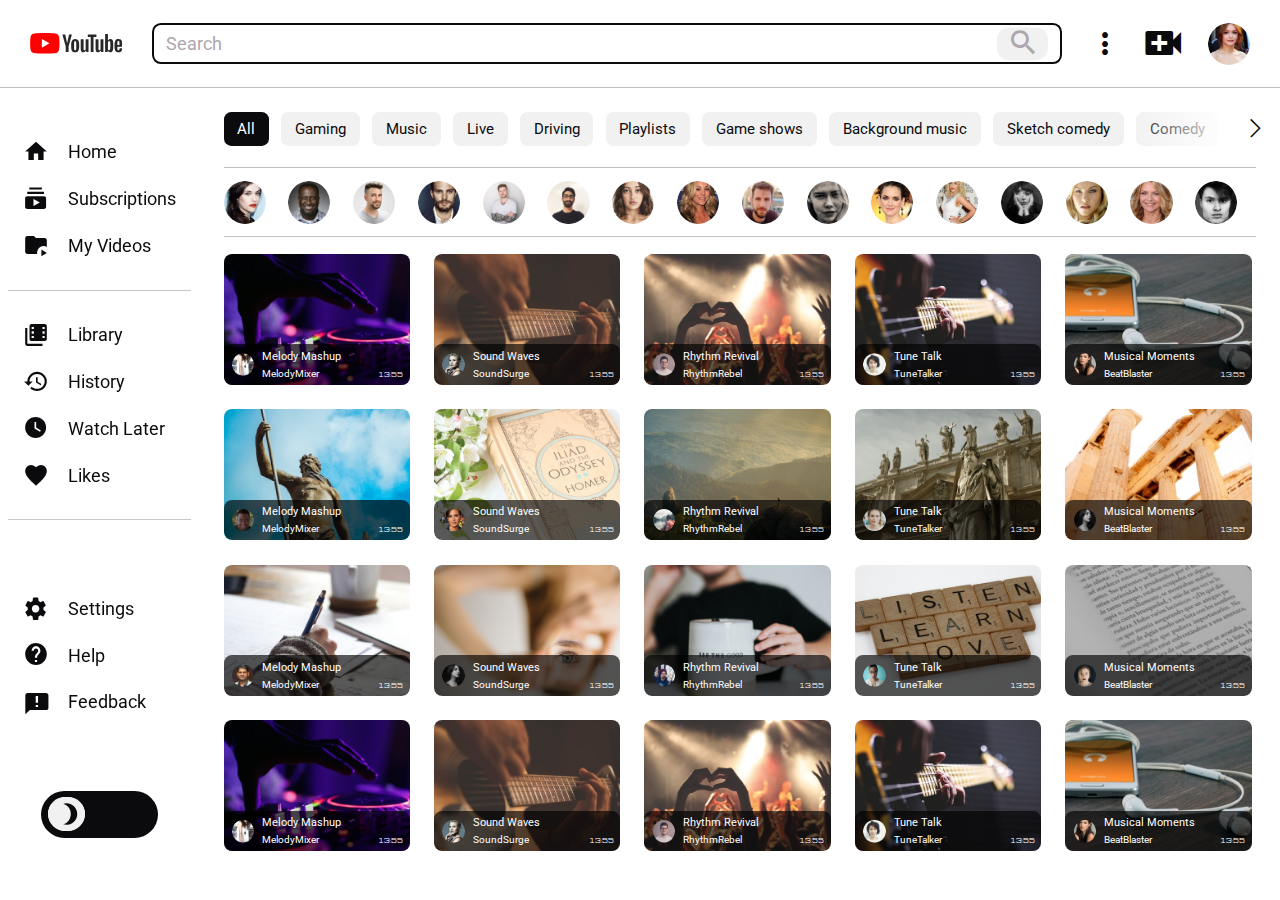
<file: index.html>
<!DOCTYPE html>
<html lang="en" data-theme="light">

<head>
  <meta charset="UTF-8" />
  <meta http-equiv="X-UA-Compatible" content="IE=edge" />
  <meta name="viewport" content="width=device-width, initial-scale=1.0" />
  <link rel="stylesheet" href="css/main.css" />
  <!-- <link rel="icon" href="images/logo-small.svg" /> -->
  <title>Home</title>
</head>

<body>
  <div class="main">
    <!-- #header start-->
    <header class="header" id="header">
      <div class="autoContainer autoContainer--lg">
        <div class="header__inner">
          <a href="./index.html" class="header__inner-logo">
            <svg width="125" height="28" viewBox="0 0 125 28" fill="none" xmlns="http://www.w3.org/2000/svg">
              <path
                d="M39.0759 4.4908C38.6161 2.79182 37.2623 1.44785 35.5508 0.991412C32.4599 0.154602 20.0199 0.154602 20.0199 0.154602C20.0199 0.154602 7.57976 0.17996 4.4889 1.01677C2.77743 1.47321 1.42358 2.81718 0.963781 4.51616C0.146362 7.58446 0.146362 14 0.146362 14C0.146362 14 0.146362 20.4155 0.989325 23.5092C1.44912 25.2082 2.80297 26.5522 4.51444 27.0086C7.60531 27.8454 20.0454 27.8454 20.0454 27.8454C20.0454 27.8454 32.4855 27.8454 35.5764 27.0086C37.2878 26.5522 38.6417 25.2082 39.1015 23.5092C39.9444 20.4409 39.9444 14 39.9444 14C39.9444 14 39.9189 7.58446 39.0759 4.4908Z"
                fill="#FF0000" />
              <path id="path-2" d="M26.3803 14L16.0604 8.06628V19.9338L26.3803 14Z" />
              <path
                d="M57.8765 25.335C57.0846 24.8025 56.5227 23.991 56.1906 22.8753C55.8585 21.7595 55.7052 20.2887 55.7052 18.4376V15.9272C55.7052 14.0761 55.884 12.5546 56.2672 11.4388C56.6504 10.2977 57.2379 9.48629 58.0553 8.97913C58.8727 8.47198 59.92 8.19304 61.2228 8.19304C62.5 8.19304 63.5473 8.44662 64.3137 8.97913C65.08 9.51165 65.6675 10.3231 66.0251 11.4388C66.3828 12.5546 66.5616 14.0507 66.5616 15.9018V18.4123C66.5616 20.2634 66.3828 21.7341 66.0251 22.8499C65.6675 23.9656 65.1056 24.7771 64.3137 25.3096C63.5218 25.8168 62.4489 26.0957 61.1206 26.0957C59.7412 26.1211 58.6684 25.8421 57.8765 25.335ZM62.2957 22.6217C62.5256 22.0638 62.6277 21.1256 62.6277 19.8577V14.4564C62.6277 13.2139 62.5256 12.301 62.2957 11.7431C62.0658 11.1599 61.6826 10.881 61.1462 10.881C60.6097 10.881 60.2521 11.1599 60.0222 11.7431C59.7923 12.3264 59.6901 13.2139 59.6901 14.4564V19.8577C59.6901 21.1256 59.7923 22.0638 59.9967 22.6217C60.201 23.1795 60.5842 23.4585 61.1462 23.4585C61.6826 23.4585 62.0658 23.1795 62.2957 22.6217ZM118.289 18.4883V19.3759L118.391 21.8863C118.468 22.4442 118.595 22.8499 118.8 23.1035C119.004 23.3571 119.336 23.4838 119.77 23.4838C120.358 23.4838 120.767 23.2556 120.971 22.7992C121.201 22.3427 121.303 21.582 121.329 20.5423L124.726 20.7452C124.752 20.8973 124.752 21.1002 124.752 21.3538C124.752 22.9513 124.317 24.1431 123.423 24.9292C122.529 25.7153 121.303 26.1211 119.694 26.1211C117.752 26.1211 116.399 25.5125 115.632 24.3207C114.866 23.1288 114.457 21.2523 114.457 18.7419V15.6736C114.457 13.0871 114.866 11.1853 115.658 9.99345C116.475 8.80163 117.855 8.19304 119.796 8.19304C121.15 8.19304 122.172 8.44662 122.887 8.92842C123.602 9.41022 124.113 10.171 124.419 11.2106C124.726 12.2503 124.854 13.6703 124.854 15.4961V18.463H118.289V18.4883ZM118.8 11.1853C118.595 11.4388 118.468 11.8192 118.391 12.3771C118.314 12.935 118.289 13.7718 118.289 14.9129V16.1554H121.15V14.9129C121.15 13.7971 121.124 12.9603 121.048 12.3771C120.971 11.7939 120.843 11.3881 120.639 11.1599C120.435 10.9317 120.128 10.8049 119.719 10.8049C119.285 10.8303 118.979 10.957 118.8 11.1853ZM48.3229 18.1587L43.8527 2.13251H47.7609L49.3191 9.38486C49.7279 11.1853 50.0088 12.7067 50.2132 13.9493H50.3154C50.4431 13.0364 50.7496 11.5403 51.2094 9.41022L52.8187 2.13251H56.727L52.2057 18.1333V25.8168H48.3485V18.1587H48.3229Z" />
              <path
                d="M79.2315 8.52271V25.8421H76.1662L75.8341 23.7121H75.7575C74.9145 25.3096 73.6629 26.1211 72.0025 26.1211C70.853 26.1211 69.9845 25.7407 69.448 24.98C68.8861 24.2192 68.6306 23.0528 68.6306 21.4552V8.52271H72.5644V21.227C72.5644 21.9877 72.6411 22.5456 72.8199 22.8753C72.9987 23.2049 73.2797 23.3571 73.6629 23.3571C73.9949 23.3571 74.327 23.2556 74.6335 23.0528C74.9401 22.8499 75.17 22.571 75.3232 22.2667V8.52271H79.2315Z" />
              <path
                d="M99.3861 8.52271V25.8421H96.3207L95.9887 23.7121H95.912C95.0691 25.3096 93.8174 26.1211 92.157 26.1211C91.0075 26.1211 90.139 25.7407 89.6026 24.98C89.0406 24.2192 88.7852 23.0528 88.7852 21.4552V8.52271H92.719V21.227C92.719 21.9877 92.7956 22.5456 92.9744 22.8753C93.1532 23.2049 93.4342 23.3571 93.8174 23.3571C94.1495 23.3571 94.4815 23.2556 94.7881 23.0528C95.0946 22.8499 95.3245 22.571 95.4778 22.2667V8.52271H99.3861Z" />
              <path
                d="M89.9091 5.2769H86.0008V25.8421H82.1691V5.2769H78.2609V2.13252H89.8835V5.2769H89.9091ZM112.363 11.2867C112.133 10.1963 111.749 9.41023 111.213 8.90307C110.677 8.42127 109.961 8.1677 109.016 8.1677C108.301 8.1677 107.611 8.37056 106.998 8.77629C106.36 9.18201 105.9 9.71453 105.542 10.3738H105.517V1.245H101.736V25.8168H104.98L105.389 24.1685H105.466C105.772 24.7517 106.232 25.2082 106.819 25.5632C107.438 25.8996 108.132 26.0741 108.837 26.0704C110.166 26.0704 111.136 25.4618 111.775 24.2446C112.388 23.0274 112.72 21.1256 112.72 18.5644V15.8258C112.72 13.8986 112.592 12.3771 112.363 11.2867ZM108.761 18.3616C108.761 19.6295 108.71 20.6184 108.608 21.3284C108.505 22.0385 108.327 22.5456 108.071 22.8499C107.816 23.1542 107.484 23.3063 107.075 23.3063C106.743 23.3063 106.462 23.2303 106.181 23.0781C105.9 22.926 105.695 22.6978 105.517 22.3935V12.5546C105.644 12.0728 105.874 11.6924 106.206 11.3881C106.538 11.0839 106.871 10.9317 107.254 10.9317C107.662 10.9317 107.969 11.0839 108.173 11.3881C108.403 11.6924 108.531 12.225 108.633 12.9603C108.71 13.6957 108.761 14.7354 108.761 16.1047V18.3616Z" />
            </svg>
          </a>
          <div class="input input--search">
            <input type="text" placeholder="Search" id="search">
            <label for="search">
              <span class="ico icon-search">
              </span>
            </label>
          </div>
          <div class="header__inner-box">
            <button class="button button--ico">
              <span class="ico icon-dots">
              </span>
            </button>
            <a href="./index.html" class="button button--ico _lg">
              <span class="ico icon-video _lg">
              </span>
            </a>
            <div class="avatar">
              <img src="./images/profile/profile-1.png" alt="">
            </div>
          </div>
          <div class="burger" id="menuBtn"></div>
        </div>
      </div>
    </header>
    <!-- #header end -->
    <!-- #sidebar start -->
    <nav class="sidebar" id="menu">
      <div class="sidebar__inner">
        <div class="sidebar__inner-group">
          <a href="#" class="sidebar__inner-link">
            <span class="ico icon-home">
            </span>
            <p>
              Home
            </p>
          </a>
          <a href="#" class="sidebar__inner-link">
            <span class="ico icon-you-tube">
            </span>
            <p>
              Subscriptions
            </p>
          </a>
          <a href="#" class="sidebar__inner-link">
            <span class="ico icon-file">
            </span>
            <p>
              My Videos
            </p>
          </a>
        </div>
        <div class="sidebar__inner-group">
          <a href="#" class="sidebar__inner-link">
            <span class="ico icon-library">
            </span>
            <p>
              Library
            </p>
          </a>
          <a href="#" class="sidebar__inner-link">
            <span class="ico icon-recently">
            </span>
            <p>
              History
            </p>
          </a>
          <a href="#" class="sidebar__inner-link">
            <span class="ico icon-clock">
            </span>
            <p>
              Watch Later
            </p>
          </a>
          <a href="#" class="sidebar__inner-link">
            <span class="ico icon-heart">
            </span>
            <p>
              Likes
            </p>
          </a>
        </div>
        <div class="sidebar__inner-group _lg">
          <a href="#" class="sidebar__inner-link">
            <span class="ico icon-setting">
            </span>
            <p>
              Settings
            </p>
          </a>
          <a href="#" class="sidebar__inner-link">
            <span class="ico icon-question">
            </span>
            <p>
              Help
            </p>
          </a>
          <a href="#" class="sidebar__inner-link">
            <span class="ico icon-info">
            </span>
            <p>
              Feedback
            </p>
          </a>
        </div>
        <a href="./index-dark.html" class="input input--toggle">
          <label class="switch">
            <input type="checkbox" id="theme">
            <span class="slider round">
              <img src="./images/icons/light.svg" alt="" >
              <img src="./images/icons/dark.svg" alt="" >
            </span>
          </label>
        </a>
      </div>
    </nav>
    <!-- #sidebar end -->
    <!-- #main__content start -->
    <div class="main__content">
      <!-- #grid start -->
      <div class="grid">
        <div class="autoContainer">
          <div class="grid__inner">
            <div class="row _slider">
              <div class="row__body">
                <button class="button button--primary active">
                  All
                </button>
                <button class="button button--primary">
                  Gaming
                </button>
                <button class="button button--primary">
                  Music
                </button>
                <button class="button button--primary">
                  Live
                </button>
                <button class="button button--primary">
                  Driving
                </button>
                <button class="button button--primary">
                  Playlists
                </button>
                <button class="button button--primary">
                  Game shows
                </button>
                <button class="button button--primary">
                  Background music
                </button>
                <button class="button button--primary">
                  Sketch comedy
                </button>
                <button class="button button--primary">
                  Comedy
                </button>
                <button class="button button--primary">
                  History
                </button>
                <button class="button button--primary">
                  Podcasts
                </button>
                <button class="button button--primary">
                  Trucks
                </button>
                <button class="button button--primary">
                  Eating
                </button>
              </div>
              <div class="arrows">
                <div class="next">
                  <span class="ico icon-arrow-right">

                  </span>
                </div>
              </div>
            </div>
            <div class="row">
              <div class="row__body _avatars">
                <div class="avatar">
                  <img src="./images/avatars/avatar-1.png" alt="">
                </div>
                <div class="avatar">
                  <img src="./images/avatars/avatar-2.png" alt="">
                </div>
                <div class="avatar">
                  <img src="./images/avatars/avatar-3.png" alt="">
                </div>
                <div class="avatar">
                  <img src="./images/avatars/avatar-4.png" alt="">
                </div>
                <div class="avatar">
                  <img src="./images/avatars/avatar-5.png" alt="">
                </div>
                <div class="avatar">
                  <img src="./images/avatars/avatar-6.png" alt="">
                </div>
                <div class="avatar">
                  <img src="./images/avatars/avatar-7.png" alt="">
                </div>
                <div class="avatar">
                  <img src="./images/avatars/avatar-8.png" alt="">
                </div>
                <div class="avatar">
                  <img src="./images/avatars/avatar-9.png" alt="">
                </div>
                <div class="avatar">
                  <img src="./images/avatars/avatar-10.png" alt="">
                </div>
                <div class="avatar">
                  <img src="./images/avatars/avatar-11.png" alt="">
                </div>
                <div class="avatar">
                  <img src="./images/avatars/avatar-12.png" alt="">
                </div>
                <div class="avatar">
                  <img src="./images/avatars/avatar-13.png" alt="">
                </div>
                <div class="avatar">
                  <img src="./images/avatars/avatar-14.png" alt="">
                </div>
                <div class="avatar">
                  <img src="./images/avatars/avatar-15.png" alt="">
                </div>
                <div class="avatar">
                  <img src="./images/avatars/avatar-16.png" alt="">
                </div>
                <div class="avatar">
                  <img src="./images/avatars/avatar-17.png" alt="">
                </div>
                <div class="avatar">
                  <img src="./images/avatars/avatar-18.png" alt="">
                </div>
                <div class="avatar">
                  <img src="./images/avatars/avatar-19.png" alt="">
                </div>
                <div class="avatar">
                  <img src="./images/avatars/avatar-20.png" alt="">
                </div>
                <div class="avatar">
                  <img src="./images/avatars/avatar-21.png" alt="">
                </div>
              </div>
            </div>
            <div class="grid__row">
              <div class="gridItem">
                <div class="gridItem__body">
                  <div class="gridItem__bg">
                    <img src="./images/grid/grid-1.png" alt="">
                  </div>
                  <div class="gridItem__box">
                    <div class="avatar _sm">
                      <img src="./images/gridAvatar/gridAvatar-1.png" alt="">
                    </div>
                    <div class="gridItem__box-info">
                      <h5 class="_sm">
                        Melody Mashup
                      </h5>
                      <h6>
                        MelodyMixer
                      </h6>
                    </div>
                    <p class="time _sm">
                      13:55
                    </p>
                  </div>
                </div>
              </div>
              <div class="gridItem">
                <div class="gridItem__body">
                  <div class="gridItem__bg">
                    <img src="./images/grid/grid-2.png" alt="">
                  </div>
                  <div class="gridItem__box">
                    <div class="avatar _sm">
                      <img src="./images/gridAvatar/gridAvatar-2.png" alt="">
                    </div>
                    <div class="gridItem__box-info">
                      <h5 class="_sm">
                        Sound Waves
                      </h5>
                      <h6>
                        SoundSurge
                      </h6>
                    </div>
                    <p class="time _sm">
                      13:55
                    </p>
                  </div>
                </div>
              </div>
              <div class="gridItem">
                <div class="gridItem__body">
                  <div class="gridItem__bg">
                    <img src="./images/grid/grid-3.png" alt="">
                  </div>
                  <div class="gridItem__box">
                    <div class="avatar _sm">
                      <img src="./images/gridAvatar/gridAvatar-3.png" alt="">
                    </div>
                    <div class="gridItem__box-info">
                      <h5 class="_sm">
                        Rhythm Revival
                      </h5>
                      <h6>
                        RhythmRebel
                      </h6>
                    </div>
                    <p class="time _sm">
                      13:55
                    </p>
                  </div>
                </div>
              </div>
              <div class="gridItem">
                <div class="gridItem__body">
                  <div class="gridItem__bg">
                    <img src="./images/grid/grid-4.png" alt="">
                  </div>
                  <div class="gridItem__box">
                    <div class="avatar _sm">
                      <img src="./images/gridAvatar/gridAvatar-4.png" alt="">
                    </div>
                    <div class="gridItem__box-info">
                      <h5 class="_sm">
                        Tune Talk
                      </h5>
                      <h6>
                        TuneTalker
                      </h6>
                    </div>
                    <p class="time _sm">
                      13:55
                    </p>
                  </div>
                </div>
              </div>
              <div class="gridItem">
                <div class="gridItem__body">
                  <div class="gridItem__bg">
                    <img src="./images/grid/grid-5.png" alt="">
                  </div>
                  <div class="gridItem__box">
                    <div class="avatar _sm">
                      <img src="./images/gridAvatar/gridAvatar-5.png" alt="">
                    </div>
                    <div class="gridItem__box-info">
                      <h5 class="_sm">
                        Musical Moments
                      </h5>
                      <h6>
                        BeatBlaster
                      </h6>
                    </div>
                    <p class="time _sm">
                      13:55
                    </p>
                  </div>
                </div>
              </div>
              <div class="gridItem">
                <div class="gridItem__body">
                  <div class="gridItem__bg">
                    <img src="./images/grid/grid-6.png" alt="">
                  </div>
                  <div class="gridItem__box">
                    <div class="avatar _sm">
                      <img src="./images/gridAvatar/gridAvatar-6.png" alt="">
                    </div>
                    <div class="gridItem__box-info">
                      <h5 class="_sm">
                        Melody Mashup
                      </h5>
                      <h6>
                        MelodyMixer
                      </h6>
                    </div>
                    <p class="time _sm">
                      13:55
                    </p>
                  </div>
                </div>
              </div>
              <div class="gridItem">
                <div class="gridItem__body">
                  <div class="gridItem__bg">
                    <img src="./images/grid/grid-7.png" alt="">
                  </div>
                  <div class="gridItem__box">
                    <div class="avatar _sm">
                      <img src="./images/gridAvatar/gridAvatar-7.png" alt="">
                    </div>
                    <div class="gridItem__box-info">
                      <h5 class="_sm">
                        Sound Waves
                      </h5>
                      <h6>
                        SoundSurge
                      </h6>
                    </div>
                    <p class="time _sm">
                      13:55
                    </p>
                  </div>
                </div>
              </div>
              <div class="gridItem">
                <div class="gridItem__body">
                  <div class="gridItem__bg">
                    <img src="./images/grid/grid-8.png" alt="">
                  </div>
                  <div class="gridItem__box">
                    <div class="avatar _sm">
                      <img src="./images/gridAvatar/gridAvatar-8.png" alt="">
                    </div>
                    <div class="gridItem__box-info">
                      <h5 class="_sm">
                        Rhythm Revival
                      </h5>
                      <h6>
                        RhythmRebel
                      </h6>
                    </div>
                    <p class="time _sm">
                      13:55
                    </p>
                  </div>
                </div>
              </div>
              <div class="gridItem">
                <div class="gridItem__body">
                  <div class="gridItem__bg">
                    <img src="./images/grid/grid-9.png" alt="">
                  </div>
                  <div class="gridItem__box">
                    <div class="avatar _sm">
                      <img src="./images/gridAvatar/gridAvatar-9.png" alt="">
                    </div>
                    <div class="gridItem__box-info">
                      <h5 class="_sm">
                        Tune Talk
                      </h5>
                      <h6>
                        TuneTalker
                      </h6>
                    </div>
                    <p class="time _sm">
                      13:55
                    </p>
                  </div>
                </div>
              </div>
              <div class="gridItem">
                <div class="gridItem__body">
                  <div class="gridItem__bg">
                    <img src="./images/grid/grid-10.png" alt="">
                  </div>
                  <div class="gridItem__box">
                    <div class="avatar _sm">
                      <img src="./images/gridAvatar/gridAvatar-10.png" alt="">
                    </div>
                    <div class="gridItem__box-info">
                      <h5 class="_sm">
                        Musical Moments
                      </h5>
                      <h6>
                        BeatBlaster
                      </h6>
                    </div>
                    <p class="time _sm">
                      13:55
                    </p>
                  </div>
                </div>
              </div>
              <div class="gridItem">
                <div class="gridItem__body">
                  <div class="gridItem__bg">
                    <img src="./images/grid/grid-11.png" alt="">
                  </div>
                  <div class="gridItem__box">
                    <div class="avatar _sm">
                      <img src="./images/gridAvatar/gridAvatar-11.png" alt="">
                    </div>
                    <div class="gridItem__box-info">
                      <h5 class="_sm">
                        Melody Mashup
                      </h5>
                      <h6>
                        MelodyMixer
                      </h6>
                    </div>
                    <p class="time _sm">
                      13:55
                    </p>
                  </div>
                </div>
              </div>
              <div class="gridItem">
                <div class="gridItem__body">
                  <div class="gridItem__bg">
                    <img src="./images/grid/grid-12.png" alt="">
                  </div>
                  <div class="gridItem__box">
                    <div class="avatar _sm">
                      <img src="./images/gridAvatar/gridAvatar-12.png" alt="">
                    </div>
                    <div class="gridItem__box-info">
                      <h5 class="_sm">
                        Sound Waves
                      </h5>
                      <h6>
                        SoundSurge
                      </h6>
                    </div>
                    <p class="time _sm">
                      13:55
                    </p>
                  </div>
                </div>
              </div>
              <div class="gridItem">
                <div class="gridItem__body">
                  <div class="gridItem__bg">
                    <img src="./images/grid/grid-13.png" alt="">
                  </div>
                  <div class="gridItem__box">
                    <div class="avatar _sm">
                      <img src="./images/gridAvatar/gridAvatar-13.png" alt="">
                    </div>
                    <div class="gridItem__box-info">
                      <h5 class="_sm">
                        Rhythm Revival
                      </h5>
                      <h6>
                        RhythmRebel
                      </h6>
                    </div>
                    <p class="time _sm">
                      13:55
                    </p>
                  </div>
                </div>
              </div>
              <div class="gridItem">
                <div class="gridItem__body">
                  <div class="gridItem__bg">
                    <img src="./images/grid/grid-14.png" alt="">
                  </div>
                  <div class="gridItem__box">
                    <div class="avatar _sm">
                      <img src="./images/gridAvatar/gridAvatar-14.png" alt="">
                    </div>
                    <div class="gridItem__box-info">
                      <h5 class="_sm">
                        Tune Talk
                      </h5>
                      <h6>
                        TuneTalker
                      </h6>
                    </div>
                    <p class="time _sm">
                      13:55
                    </p>
                  </div>
                </div>
              </div>
              <div class="gridItem">
                <div class="gridItem__body">
                  <div class="gridItem__bg">
                    <img src="./images/grid/grid-15.png" alt="">
                  </div>
                  <div class="gridItem__box">
                    <div class="avatar _sm">
                      <img src="./images/gridAvatar/gridAvatar-15.png" alt="">
                    </div>
                    <div class="gridItem__box-info">
                      <h5 class="_sm">
                        Musical Moments
                      </h5>
                      <h6>
                        BeatBlaster
                      </h6>
                    </div>
                    <p class="time _sm">
                      13:55
                    </p>
                  </div>
                </div>
              </div>
              <div class="gridItem">
                <div class="gridItem__body">
                  <div class="gridItem__bg">
                    <img src="./images/grid/grid-1.png" alt="">
                  </div>
                  <div class="gridItem__box">
                    <div class="avatar _sm">
                      <img src="./images/gridAvatar/gridAvatar-1.png" alt="">
                    </div>
                    <div class="gridItem__box-info">
                      <h5 class="_sm">
                        Melody Mashup
                      </h5>
                      <h6>
                        MelodyMixer
                      </h6>
                    </div>
                    <p class="time _sm">
                      13:55
                    </p>
                  </div>
                </div>
              </div>
              <div class="gridItem">
                <div class="gridItem__body">
                  <div class="gridItem__bg">
                    <img src="./images/grid/grid-2.png" alt="">
                  </div>
                  <div class="gridItem__box">
                    <div class="avatar _sm">
                      <img src="./images/gridAvatar/gridAvatar-2.png" alt="">
                    </div>
                    <div class="gridItem__box-info">
                      <h5 class="_sm">
                        Sound Waves
                      </h5>
                      <h6>
                        SoundSurge
                      </h6>
                    </div>
                    <p class="time _sm">
                      13:55
                    </p>
                  </div>
                </div>
              </div>
              <div class="gridItem">
                <div class="gridItem__body">
                  <div class="gridItem__bg">
                    <img src="./images/grid/grid-3.png" alt="">
                  </div>
                  <div class="gridItem__box">
                    <div class="avatar _sm">
                      <img src="./images/gridAvatar/gridAvatar-3.png" alt="">
                    </div>
                    <div class="gridItem__box-info">
                      <h5 class="_sm">
                        Rhythm Revival
                      </h5>
                      <h6>
                        RhythmRebel
                      </h6>
                    </div>
                    <p class="time _sm">
                      13:55
                    </p>
                  </div>
                </div>
              </div>
              <div class="gridItem">
                <div class="gridItem__body">
                  <div class="gridItem__bg">
                    <img src="./images/grid/grid-4.png" alt="">
                  </div>
                  <div class="gridItem__box">
                    <div class="avatar _sm">
                      <img src="./images/gridAvatar/gridAvatar-4.png" alt="">
                    </div>
                    <div class="gridItem__box-info">
                      <h5 class="_sm">
                        Tune Talk
                      </h5>
                      <h6>
                        TuneTalker
                      </h6>
                    </div>
                    <p class="time _sm">
                      13:55
                    </p>
                  </div>
                </div>
              </div>
              <div class="gridItem">
                <div class="gridItem__body">
                  <div class="gridItem__bg">
                    <img src="./images/grid/grid-5.png" alt="">
                  </div>
                  <div class="gridItem__box">
                    <div class="avatar _sm">
                      <img src="./images/gridAvatar/gridAvatar-5.png" alt="">
                    </div>
                    <div class="gridItem__box-info">
                      <h5 class="_sm">
                        Musical Moments
                      </h5>
                      <h6>
                        BeatBlaster
                      </h6>
                    </div>
                    <p class="time _sm">
                      13:55
                    </p>
                  </div>
                </div>
              </div>
            </div>
          </div>
        </div>
      </div>
      <!-- #grid start -->
    </div>
    <!-- #main__content end -->
  </div>
</body>

</html>
</file>
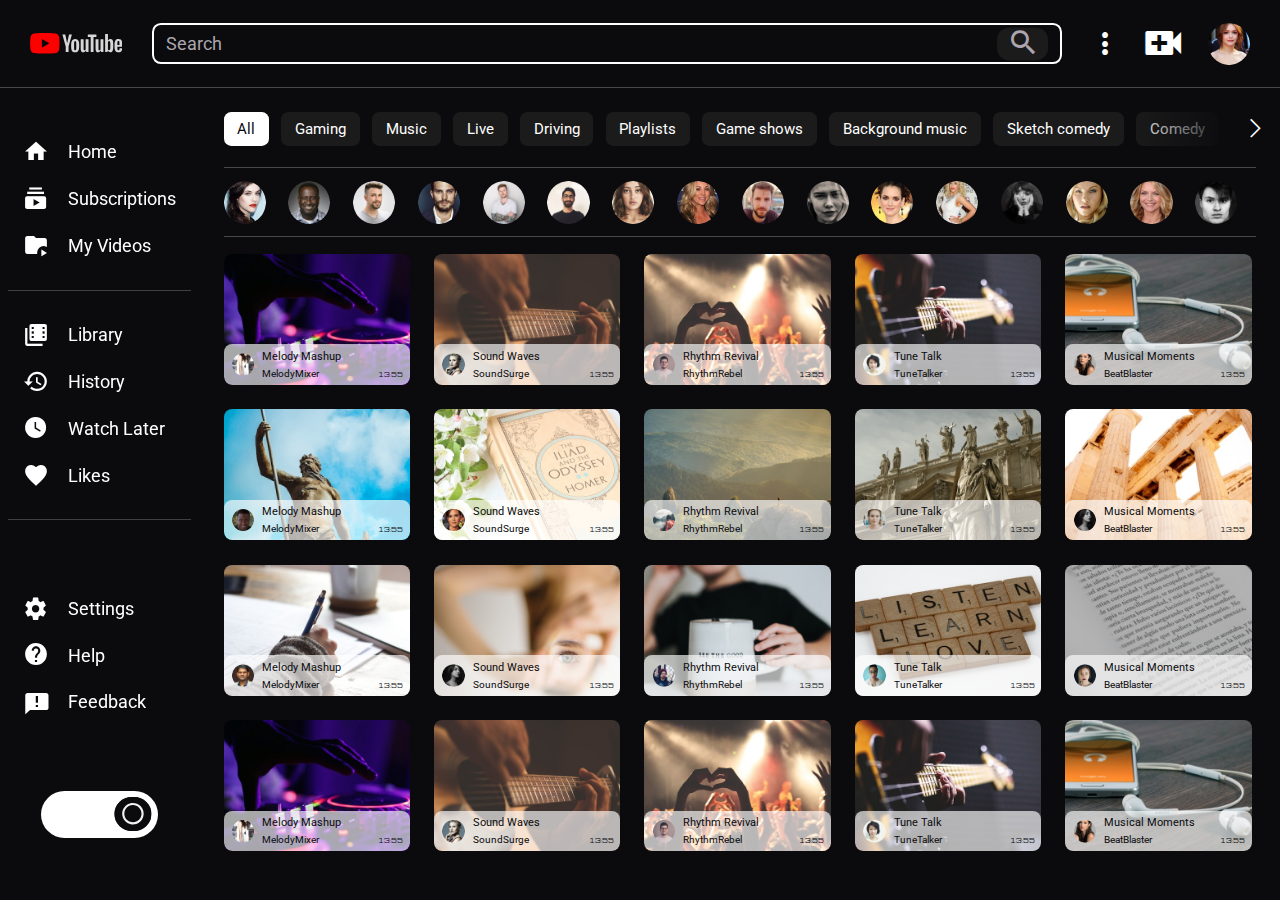
<file: index-dark.html>
<!DOCTYPE html>
<html lang="en" data-theme="dark">

<head>
  <meta charset="UTF-8" />
  <meta http-equiv="X-UA-Compatible" content="IE=edge" />
  <meta name="viewport" content="width=device-width, initial-scale=1.0" />
  <link rel="stylesheet" href="css/main.css" />
  <!-- <link rel="icon" href="images/logo-small.svg" /> -->
  <title>Home</title>
</head>

<body>
  <div class="main">
    <!-- #header start-->
    <header class="header" id="header">
      <div class="autoContainer autoContainer--lg">
        <div class="header__inner">
          <a href="./index.html" class="header__inner-logo">
            <svg width="125" height="28" viewBox="0 0 125 28" fill="none" xmlns="http://www.w3.org/2000/svg">
              <path
                d="M39.0759 4.4908C38.6161 2.79182 37.2623 1.44785 35.5508 0.991412C32.4599 0.154602 20.0199 0.154602 20.0199 0.154602C20.0199 0.154602 7.57976 0.17996 4.4889 1.01677C2.77743 1.47321 1.42358 2.81718 0.963781 4.51616C0.146362 7.58446 0.146362 14 0.146362 14C0.146362 14 0.146362 20.4155 0.989325 23.5092C1.44912 25.2082 2.80297 26.5522 4.51444 27.0086C7.60531 27.8454 20.0454 27.8454 20.0454 27.8454C20.0454 27.8454 32.4855 27.8454 35.5764 27.0086C37.2878 26.5522 38.6417 25.2082 39.1015 23.5092C39.9444 20.4409 39.9444 14 39.9444 14C39.9444 14 39.9189 7.58446 39.0759 4.4908Z"
                fill="#FF0000" />
              <path id="path-2" d="M26.3803 14L16.0604 8.06628V19.9338L26.3803 14Z" />
              <path
                d="M57.8765 25.335C57.0846 24.8025 56.5227 23.991 56.1906 22.8753C55.8585 21.7595 55.7052 20.2887 55.7052 18.4376V15.9272C55.7052 14.0761 55.884 12.5546 56.2672 11.4388C56.6504 10.2977 57.2379 9.48629 58.0553 8.97913C58.8727 8.47198 59.92 8.19304 61.2228 8.19304C62.5 8.19304 63.5473 8.44662 64.3137 8.97913C65.08 9.51165 65.6675 10.3231 66.0251 11.4388C66.3828 12.5546 66.5616 14.0507 66.5616 15.9018V18.4123C66.5616 20.2634 66.3828 21.7341 66.0251 22.8499C65.6675 23.9656 65.1056 24.7771 64.3137 25.3096C63.5218 25.8168 62.4489 26.0957 61.1206 26.0957C59.7412 26.1211 58.6684 25.8421 57.8765 25.335ZM62.2957 22.6217C62.5256 22.0638 62.6277 21.1256 62.6277 19.8577V14.4564C62.6277 13.2139 62.5256 12.301 62.2957 11.7431C62.0658 11.1599 61.6826 10.881 61.1462 10.881C60.6097 10.881 60.2521 11.1599 60.0222 11.7431C59.7923 12.3264 59.6901 13.2139 59.6901 14.4564V19.8577C59.6901 21.1256 59.7923 22.0638 59.9967 22.6217C60.201 23.1795 60.5842 23.4585 61.1462 23.4585C61.6826 23.4585 62.0658 23.1795 62.2957 22.6217ZM118.289 18.4883V19.3759L118.391 21.8863C118.468 22.4442 118.595 22.8499 118.8 23.1035C119.004 23.3571 119.336 23.4838 119.77 23.4838C120.358 23.4838 120.767 23.2556 120.971 22.7992C121.201 22.3427 121.303 21.582 121.329 20.5423L124.726 20.7452C124.752 20.8973 124.752 21.1002 124.752 21.3538C124.752 22.9513 124.317 24.1431 123.423 24.9292C122.529 25.7153 121.303 26.1211 119.694 26.1211C117.752 26.1211 116.399 25.5125 115.632 24.3207C114.866 23.1288 114.457 21.2523 114.457 18.7419V15.6736C114.457 13.0871 114.866 11.1853 115.658 9.99345C116.475 8.80163 117.855 8.19304 119.796 8.19304C121.15 8.19304 122.172 8.44662 122.887 8.92842C123.602 9.41022 124.113 10.171 124.419 11.2106C124.726 12.2503 124.854 13.6703 124.854 15.4961V18.463H118.289V18.4883ZM118.8 11.1853C118.595 11.4388 118.468 11.8192 118.391 12.3771C118.314 12.935 118.289 13.7718 118.289 14.9129V16.1554H121.15V14.9129C121.15 13.7971 121.124 12.9603 121.048 12.3771C120.971 11.7939 120.843 11.3881 120.639 11.1599C120.435 10.9317 120.128 10.8049 119.719 10.8049C119.285 10.8303 118.979 10.957 118.8 11.1853ZM48.3229 18.1587L43.8527 2.13251H47.7609L49.3191 9.38486C49.7279 11.1853 50.0088 12.7067 50.2132 13.9493H50.3154C50.4431 13.0364 50.7496 11.5403 51.2094 9.41022L52.8187 2.13251H56.727L52.2057 18.1333V25.8168H48.3485V18.1587H48.3229Z" />
              <path
                d="M79.2315 8.52271V25.8421H76.1662L75.8341 23.7121H75.7575C74.9145 25.3096 73.6629 26.1211 72.0025 26.1211C70.853 26.1211 69.9845 25.7407 69.448 24.98C68.8861 24.2192 68.6306 23.0528 68.6306 21.4552V8.52271H72.5644V21.227C72.5644 21.9877 72.6411 22.5456 72.8199 22.8753C72.9987 23.2049 73.2797 23.3571 73.6629 23.3571C73.9949 23.3571 74.327 23.2556 74.6335 23.0528C74.9401 22.8499 75.17 22.571 75.3232 22.2667V8.52271H79.2315Z" />
              <path
                d="M99.3861 8.52271V25.8421H96.3207L95.9887 23.7121H95.912C95.0691 25.3096 93.8174 26.1211 92.157 26.1211C91.0075 26.1211 90.139 25.7407 89.6026 24.98C89.0406 24.2192 88.7852 23.0528 88.7852 21.4552V8.52271H92.719V21.227C92.719 21.9877 92.7956 22.5456 92.9744 22.8753C93.1532 23.2049 93.4342 23.3571 93.8174 23.3571C94.1495 23.3571 94.4815 23.2556 94.7881 23.0528C95.0946 22.8499 95.3245 22.571 95.4778 22.2667V8.52271H99.3861Z" />
              <path
                d="M89.9091 5.2769H86.0008V25.8421H82.1691V5.2769H78.2609V2.13252H89.8835V5.2769H89.9091ZM112.363 11.2867C112.133 10.1963 111.749 9.41023 111.213 8.90307C110.677 8.42127 109.961 8.1677 109.016 8.1677C108.301 8.1677 107.611 8.37056 106.998 8.77629C106.36 9.18201 105.9 9.71453 105.542 10.3738H105.517V1.245H101.736V25.8168H104.98L105.389 24.1685H105.466C105.772 24.7517 106.232 25.2082 106.819 25.5632C107.438 25.8996 108.132 26.0741 108.837 26.0704C110.166 26.0704 111.136 25.4618 111.775 24.2446C112.388 23.0274 112.72 21.1256 112.72 18.5644V15.8258C112.72 13.8986 112.592 12.3771 112.363 11.2867ZM108.761 18.3616C108.761 19.6295 108.71 20.6184 108.608 21.3284C108.505 22.0385 108.327 22.5456 108.071 22.8499C107.816 23.1542 107.484 23.3063 107.075 23.3063C106.743 23.3063 106.462 23.2303 106.181 23.0781C105.9 22.926 105.695 22.6978 105.517 22.3935V12.5546C105.644 12.0728 105.874 11.6924 106.206 11.3881C106.538 11.0839 106.871 10.9317 107.254 10.9317C107.662 10.9317 107.969 11.0839 108.173 11.3881C108.403 11.6924 108.531 12.225 108.633 12.9603C108.71 13.6957 108.761 14.7354 108.761 16.1047V18.3616Z" />
            </svg>
          </a>
          <div class="input input--search">
            <input type="text" placeholder="Search" id="search">
            <label for="search">
              <span class="ico icon-search">
              </span>
            </label>
          </div>
          <div class="header__inner-box">
            <button class="button button--ico">
              <span class="ico icon-dots">
              </span>
            </button>
            <a href="./index.html" class="button button--ico _lg">
              <span class="ico icon-video _lg">
              </span>
            </a>
            <div class="avatar">
              <img src="./images/profile/profile-1.png" alt="">
            </div>
          </div>
          <div class="burger" id="menuBtn"></div>
        </div>
      </div>
    </header>
    <!-- #header end -->
    <!-- #sidebar start -->
    <nav class="sidebar" id="menu">
      <div class="sidebar__inner">
        <div class="sidebar__inner-group">
          <a href="#" class="sidebar__inner-link">
            <span class="ico icon-home">
            </span>
            <p>
              Home
            </p>
          </a>
          <a href="#" class="sidebar__inner-link">
            <span class="ico icon-you-tube">
            </span>
            <p>
              Subscriptions
            </p>
          </a>
          <a href="#" class="sidebar__inner-link">
            <span class="ico icon-file">
            </span>
            <p>
              My Videos
            </p>
          </a>
        </div>
        <div class="sidebar__inner-group">
          <a href="#" class="sidebar__inner-link">
            <span class="ico icon-library">
            </span>
            <p>
              Library
            </p>
          </a>
          <a href="#" class="sidebar__inner-link">
            <span class="ico icon-recently">
            </span>
            <p>
              History
            </p>
          </a>
          <a href="#" class="sidebar__inner-link">
            <span class="ico icon-clock">
            </span>
            <p>
              Watch Later
            </p>
          </a>
          <a href="#" class="sidebar__inner-link">
            <span class="ico icon-heart">
            </span>
            <p>
              Likes
            </p>
          </a>
        </div>
        <div class="sidebar__inner-group _lg">
          <a href="#" class="sidebar__inner-link">
            <span class="ico icon-setting">
            </span>
            <p>
              Settings
            </p>
          </a>
          <a href="#" class="sidebar__inner-link">
            <span class="ico icon-question">
            </span>
            <p>
              Help
            </p>
          </a>
          <a href="#" class="sidebar__inner-link">
            <span class="ico icon-info">
            </span>
            <p>
              Feedback
            </p>
          </a>
        </div>
        <a href="./index.html" class="input input--toggle">
          <label class="switch">
            <input type="checkbox" id="theme" checked="true">
            <span class="slider round">
              <img src="./images/icons/light.svg" alt="" >
              <img src="./images/icons/dark.svg" alt="" >
            </span>
          </label>
        </a>
      </div>
    </nav>
    <!-- #sidebar end -->
    <!-- #main__content start -->
    <div class="main__content">
      <!-- #grid start -->
      <div class="grid">
        <div class="autoContainer">
          <div class="grid__inner">
            <div class="row _slider">
              <div class="row__body">
                <button class="button button--primary active">
                  All
                </button>
                <button class="button button--primary">
                  Gaming
                </button>
                <button class="button button--primary">
                  Music
                </button>
                <button class="button button--primary">
                  Live
                </button>
                <button class="button button--primary">
                  Driving
                </button>
                <button class="button button--primary">
                  Playlists
                </button>
                <button class="button button--primary">
                  Game shows
                </button>
                <button class="button button--primary">
                  Background music
                </button>
                <button class="button button--primary">
                  Sketch comedy
                </button>
                <button class="button button--primary">
                  Comedy
                </button>
                <button class="button button--primary">
                  History
                </button>
                <button class="button button--primary">
                  Podcasts
                </button>
                <button class="button button--primary">
                  Trucks
                </button>
                <button class="button button--primary">
                  Eating
                </button>
              </div>
              <div class="arrows">
                <div class="next">
                  <span class="ico icon-arrow-right">

                  </span>
                </div>
              </div>
            </div>
            <div class="row">
              <div class="row__body _avatars">
                <div class="avatar">
                  <img src="./images/avatars/avatar-1.png" alt="">
                </div>
                <div class="avatar">
                  <img src="./images/avatars/avatar-2.png" alt="">
                </div>
                <div class="avatar">
                  <img src="./images/avatars/avatar-3.png" alt="">
                </div>
                <div class="avatar">
                  <img src="./images/avatars/avatar-4.png" alt="">
                </div>
                <div class="avatar">
                  <img src="./images/avatars/avatar-5.png" alt="">
                </div>
                <div class="avatar">
                  <img src="./images/avatars/avatar-6.png" alt="">
                </div>
                <div class="avatar">
                  <img src="./images/avatars/avatar-7.png" alt="">
                </div>
                <div class="avatar">
                  <img src="./images/avatars/avatar-8.png" alt="">
                </div>
                <div class="avatar">
                  <img src="./images/avatars/avatar-9.png" alt="">
                </div>
                <div class="avatar">
                  <img src="./images/avatars/avatar-10.png" alt="">
                </div>
                <div class="avatar">
                  <img src="./images/avatars/avatar-11.png" alt="">
                </div>
                <div class="avatar">
                  <img src="./images/avatars/avatar-12.png" alt="">
                </div>
                <div class="avatar">
                  <img src="./images/avatars/avatar-13.png" alt="">
                </div>
                <div class="avatar">
                  <img src="./images/avatars/avatar-14.png" alt="">
                </div>
                <div class="avatar">
                  <img src="./images/avatars/avatar-15.png" alt="">
                </div>
                <div class="avatar">
                  <img src="./images/avatars/avatar-16.png" alt="">
                </div>
                <div class="avatar">
                  <img src="./images/avatars/avatar-17.png" alt="">
                </div>
                <div class="avatar">
                  <img src="./images/avatars/avatar-18.png" alt="">
                </div>
                <div class="avatar">
                  <img src="./images/avatars/avatar-19.png" alt="">
                </div>
                <div class="avatar">
                  <img src="./images/avatars/avatar-20.png" alt="">
                </div>
                <div class="avatar">
                  <img src="./images/avatars/avatar-21.png" alt="">
                </div>
              </div>
            </div>
            <div class="grid__row">
              <div class="gridItem">
                <div class="gridItem__body">
                  <div class="gridItem__bg">
                    <img src="./images/grid/grid-1.png" alt="">
                  </div>
                  <div class="gridItem__box">
                    <div class="avatar _sm">
                      <img src="./images/gridAvatar/gridAvatar-1.png" alt="">
                    </div>
                    <div class="gridItem__box-info">
                      <h5 class="_sm">
                        Melody Mashup
                      </h5>
                      <h6>
                        MelodyMixer
                      </h6>
                    </div>
                    <p class="time _sm">
                      13:55
                    </p>
                  </div>
                </div>
              </div>
              <div class="gridItem">
                <div class="gridItem__body">
                  <div class="gridItem__bg">
                    <img src="./images/grid/grid-2.png" alt="">
                  </div>
                  <div class="gridItem__box">
                    <div class="avatar _sm">
                      <img src="./images/gridAvatar/gridAvatar-2.png" alt="">
                    </div>
                    <div class="gridItem__box-info">
                      <h5 class="_sm">
                        Sound Waves
                      </h5>
                      <h6>
                        SoundSurge
                      </h6>
                    </div>
                    <p class="time _sm">
                      13:55
                    </p>
                  </div>
                </div>
              </div>
              <div class="gridItem">
                <div class="gridItem__body">
                  <div class="gridItem__bg">
                    <img src="./images/grid/grid-3.png" alt="">
                  </div>
                  <div class="gridItem__box">
                    <div class="avatar _sm">
                      <img src="./images/gridAvatar/gridAvatar-3.png" alt="">
                    </div>
                    <div class="gridItem__box-info">
                      <h5 class="_sm">
                        Rhythm Revival
                      </h5>
                      <h6>
                        RhythmRebel
                      </h6>
                    </div>
                    <p class="time _sm">
                      13:55
                    </p>
                  </div>
                </div>
              </div>
              <div class="gridItem">
                <div class="gridItem__body">
                  <div class="gridItem__bg">
                    <img src="./images/grid/grid-4.png" alt="">
                  </div>
                  <div class="gridItem__box">
                    <div class="avatar _sm">
                      <img src="./images/gridAvatar/gridAvatar-4.png" alt="">
                    </div>
                    <div class="gridItem__box-info">
                      <h5 class="_sm">
                        Tune Talk
                      </h5>
                      <h6>
                        TuneTalker
                      </h6>
                    </div>
                    <p class="time _sm">
                      13:55
                    </p>
                  </div>
                </div>
              </div>
              <div class="gridItem">
                <div class="gridItem__body">
                  <div class="gridItem__bg">
                    <img src="./images/grid/grid-5.png" alt="">
                  </div>
                  <div class="gridItem__box">
                    <div class="avatar _sm">
                      <img src="./images/gridAvatar/gridAvatar-5.png" alt="">
                    </div>
                    <div class="gridItem__box-info">
                      <h5 class="_sm">
                        Musical Moments
                      </h5>
                      <h6>
                        BeatBlaster
                      </h6>
                    </div>
                    <p class="time _sm">
                      13:55
                    </p>
                  </div>
                </div>
              </div>
              <div class="gridItem">
                <div class="gridItem__body">
                  <div class="gridItem__bg">
                    <img src="./images/grid/grid-6.png" alt="">
                  </div>
                  <div class="gridItem__box">
                    <div class="avatar _sm">
                      <img src="./images/gridAvatar/gridAvatar-6.png" alt="">
                    </div>
                    <div class="gridItem__box-info">
                      <h5 class="_sm">
                        Melody Mashup
                      </h5>
                      <h6>
                        MelodyMixer
                      </h6>
                    </div>
                    <p class="time _sm">
                      13:55
                    </p>
                  </div>
                </div>
              </div>
              <div class="gridItem">
                <div class="gridItem__body">
                  <div class="gridItem__bg">
                    <img src="./images/grid/grid-7.png" alt="">
                  </div>
                  <div class="gridItem__box">
                    <div class="avatar _sm">
                      <img src="./images/gridAvatar/gridAvatar-7.png" alt="">
                    </div>
                    <div class="gridItem__box-info">
                      <h5 class="_sm">
                        Sound Waves
                      </h5>
                      <h6>
                        SoundSurge
                      </h6>
                    </div>
                    <p class="time _sm">
                      13:55
                    </p>
                  </div>
                </div>
              </div>
              <div class="gridItem">
                <div class="gridItem__body">
                  <div class="gridItem__bg">
                    <img src="./images/grid/grid-8.png" alt="">
                  </div>
                  <div class="gridItem__box">
                    <div class="avatar _sm">
                      <img src="./images/gridAvatar/gridAvatar-8.png" alt="">
                    </div>
                    <div class="gridItem__box-info">
                      <h5 class="_sm">
                        Rhythm Revival
                      </h5>
                      <h6>
                        RhythmRebel
                      </h6>
                    </div>
                    <p class="time _sm">
                      13:55
                    </p>
                  </div>
                </div>
              </div>
              <div class="gridItem">
                <div class="gridItem__body">
                  <div class="gridItem__bg">
                    <img src="./images/grid/grid-9.png" alt="">
                  </div>
                  <div class="gridItem__box">
                    <div class="avatar _sm">
                      <img src="./images/gridAvatar/gridAvatar-9.png" alt="">
                    </div>
                    <div class="gridItem__box-info">
                      <h5 class="_sm">
                        Tune Talk
                      </h5>
                      <h6>
                        TuneTalker
                      </h6>
                    </div>
                    <p class="time _sm">
                      13:55
                    </p>
                  </div>
                </div>
              </div>
              <div class="gridItem">
                <div class="gridItem__body">
                  <div class="gridItem__bg">
                    <img src="./images/grid/grid-10.png" alt="">
                  </div>
                  <div class="gridItem__box">
                    <div class="avatar _sm">
                      <img src="./images/gridAvatar/gridAvatar-10.png" alt="">
                    </div>
                    <div class="gridItem__box-info">
                      <h5 class="_sm">
                        Musical Moments
                      </h5>
                      <h6>
                        BeatBlaster
                      </h6>
                    </div>
                    <p class="time _sm">
                      13:55
                    </p>
                  </div>
                </div>
              </div>
              <div class="gridItem">
                <div class="gridItem__body">
                  <div class="gridItem__bg">
                    <img src="./images/grid/grid-11.png" alt="">
                  </div>
                  <div class="gridItem__box">
                    <div class="avatar _sm">
                      <img src="./images/gridAvatar/gridAvatar-11.png" alt="">
                    </div>
                    <div class="gridItem__box-info">
                      <h5 class="_sm">
                        Melody Mashup
                      </h5>
                      <h6>
                        MelodyMixer
                      </h6>
                    </div>
                    <p class="time _sm">
                      13:55
                    </p>
                  </div>
                </div>
              </div>
              <div class="gridItem">
                <div class="gridItem__body">
                  <div class="gridItem__bg">
                    <img src="./images/grid/grid-12.png" alt="">
                  </div>
                  <div class="gridItem__box">
                    <div class="avatar _sm">
                      <img src="./images/gridAvatar/gridAvatar-12.png" alt="">
                    </div>
                    <div class="gridItem__box-info">
                      <h5 class="_sm">
                        Sound Waves
                      </h5>
                      <h6>
                        SoundSurge
                      </h6>
                    </div>
                    <p class="time _sm">
                      13:55
                    </p>
                  </div>
                </div>
              </div>
              <div class="gridItem">
                <div class="gridItem__body">
                  <div class="gridItem__bg">
                    <img src="./images/grid/grid-13.png" alt="">
                  </div>
                  <div class="gridItem__box">
                    <div class="avatar _sm">
                      <img src="./images/gridAvatar/gridAvatar-13.png" alt="">
                    </div>
                    <div class="gridItem__box-info">
                      <h5 class="_sm">
                        Rhythm Revival
                      </h5>
                      <h6>
                        RhythmRebel
                      </h6>
                    </div>
                    <p class="time _sm">
                      13:55
                    </p>
                  </div>
                </div>
              </div>
              <div class="gridItem">
                <div class="gridItem__body">
                  <div class="gridItem__bg">
                    <img src="./images/grid/grid-14.png" alt="">
                  </div>
                  <div class="gridItem__box">
                    <div class="avatar _sm">
                      <img src="./images/gridAvatar/gridAvatar-14.png" alt="">
                    </div>
                    <div class="gridItem__box-info">
                      <h5 class="_sm">
                        Tune Talk
                      </h5>
                      <h6>
                        TuneTalker
                      </h6>
                    </div>
                    <p class="time _sm">
                      13:55
                    </p>
                  </div>
                </div>
              </div>
              <div class="gridItem">
                <div class="gridItem__body">
                  <div class="gridItem__bg">
                    <img src="./images/grid/grid-15.png" alt="">
                  </div>
                  <div class="gridItem__box">
                    <div class="avatar _sm">
                      <img src="./images/gridAvatar/gridAvatar-15.png" alt="">
                    </div>
                    <div class="gridItem__box-info">
                      <h5 class="_sm">
                        Musical Moments
                      </h5>
                      <h6>
                        BeatBlaster
                      </h6>
                    </div>
                    <p class="time _sm">
                      13:55
                    </p>
                  </div>
                </div>
              </div>
              <div class="gridItem">
                <div class="gridItem__body">
                  <div class="gridItem__bg">
                    <img src="./images/grid/grid-1.png" alt="">
                  </div>
                  <div class="gridItem__box">
                    <div class="avatar _sm">
                      <img src="./images/gridAvatar/gridAvatar-1.png" alt="">
                    </div>
                    <div class="gridItem__box-info">
                      <h5 class="_sm">
                        Melody Mashup
                      </h5>
                      <h6>
                        MelodyMixer
                      </h6>
                    </div>
                    <p class="time _sm">
                      13:55
                    </p>
                  </div>
                </div>
              </div>
              <div class="gridItem">
                <div class="gridItem__body">
                  <div class="gridItem__bg">
                    <img src="./images/grid/grid-2.png" alt="">
                  </div>
                  <div class="gridItem__box">
                    <div class="avatar _sm">
                      <img src="./images/gridAvatar/gridAvatar-2.png" alt="">
                    </div>
                    <div class="gridItem__box-info">
                      <h5 class="_sm">
                        Sound Waves
                      </h5>
                      <h6>
                        SoundSurge
                      </h6>
                    </div>
                    <p class="time _sm">
                      13:55
                    </p>
                  </div>
                </div>
              </div>
              <div class="gridItem">
                <div class="gridItem__body">
                  <div class="gridItem__bg">
                    <img src="./images/grid/grid-3.png" alt="">
                  </div>
                  <div class="gridItem__box">
                    <div class="avatar _sm">
                      <img src="./images/gridAvatar/gridAvatar-3.png" alt="">
                    </div>
                    <div class="gridItem__box-info">
                      <h5 class="_sm">
                        Rhythm Revival
                      </h5>
                      <h6>
                        RhythmRebel
                      </h6>
                    </div>
                    <p class="time _sm">
                      13:55
                    </p>
                  </div>
                </div>
              </div>
              <div class="gridItem">
                <div class="gridItem__body">
                  <div class="gridItem__bg">
                    <img src="./images/grid/grid-4.png" alt="">
                  </div>
                  <div class="gridItem__box">
                    <div class="avatar _sm">
                      <img src="./images/gridAvatar/gridAvatar-4.png" alt="">
                    </div>
                    <div class="gridItem__box-info">
                      <h5 class="_sm">
                        Tune Talk
                      </h5>
                      <h6>
                        TuneTalker
                      </h6>
                    </div>
                    <p class="time _sm">
                      13:55
                    </p>
                  </div>
                </div>
              </div>
              <div class="gridItem">
                <div class="gridItem__body">
                  <div class="gridItem__bg">
                    <img src="./images/grid/grid-5.png" alt="">
                  </div>
                  <div class="gridItem__box">
                    <div class="avatar _sm">
                      <img src="./images/gridAvatar/gridAvatar-5.png" alt="">
                    </div>
                    <div class="gridItem__box-info">
                      <h5 class="_sm">
                        Musical Moments
                      </h5>
                      <h6>
                        BeatBlaster
                      </h6>
                    </div>
                    <p class="time _sm">
                      13:55
                    </p>
                  </div>
                </div>
              </div>
            </div>
          </div>
        </div>
      </div>
      <!-- #grid start -->
    </div>
    <!-- #main__content end -->
  </div>
</body>

</html>
</file>
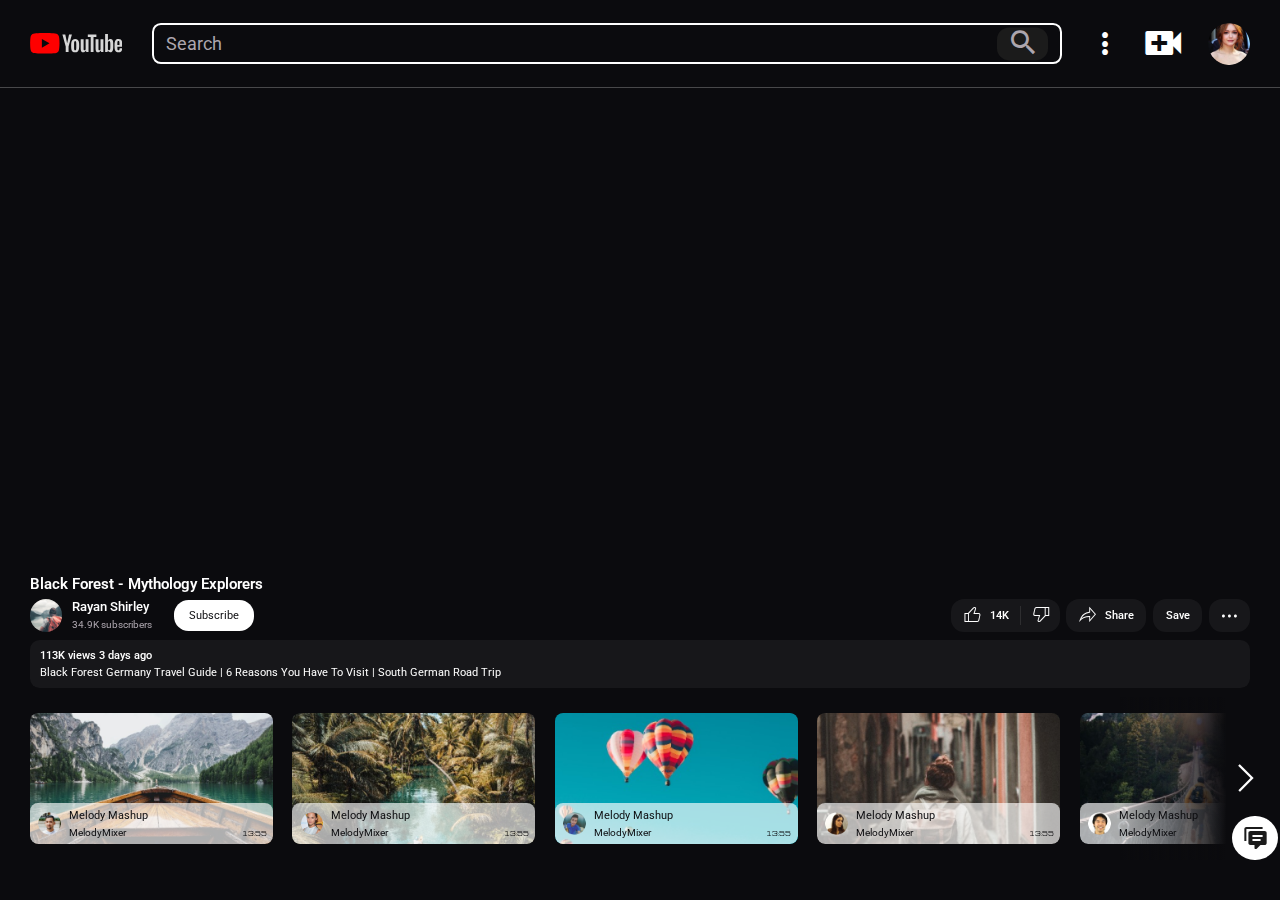
<file: video-dark.html>
<!DOCTYPE html>
<html lang="en" data-theme="dark">

<head>
  <meta charset="UTF-8" />
  <meta http-equiv="X-UA-Compatible" content="IE=edge" />
  <meta name="viewport" content="width=device-width, initial-scale=1.0" />
  <link rel="stylesheet" href="css/main.css" />
  <!-- <link rel="icon" href="images/logo-small.svg" /> -->
  <title>Home</title>
</head>

<body>
  <div class="main">
    <!-- #header start-->
    <header class="header" id="header">
      <div class="autoContainer autoContainer--lg">
        <div class="header__inner">
          <a href="./index.html" class="header__inner-logo">
            <svg width="125" height="28" viewBox="0 0 125 28" fill="none" xmlns="http://www.w3.org/2000/svg">
              <path
                d="M39.0759 4.4908C38.6161 2.79182 37.2623 1.44785 35.5508 0.991412C32.4599 0.154602 20.0199 0.154602 20.0199 0.154602C20.0199 0.154602 7.57976 0.17996 4.4889 1.01677C2.77743 1.47321 1.42358 2.81718 0.963781 4.51616C0.146362 7.58446 0.146362 14 0.146362 14C0.146362 14 0.146362 20.4155 0.989325 23.5092C1.44912 25.2082 2.80297 26.5522 4.51444 27.0086C7.60531 27.8454 20.0454 27.8454 20.0454 27.8454C20.0454 27.8454 32.4855 27.8454 35.5764 27.0086C37.2878 26.5522 38.6417 25.2082 39.1015 23.5092C39.9444 20.4409 39.9444 14 39.9444 14C39.9444 14 39.9189 7.58446 39.0759 4.4908Z"
                fill="#FF0000" />
              <path id="path-2" d="M26.3803 14L16.0604 8.06628V19.9338L26.3803 14Z" />
              <path
                d="M57.8765 25.335C57.0846 24.8025 56.5227 23.991 56.1906 22.8753C55.8585 21.7595 55.7052 20.2887 55.7052 18.4376V15.9272C55.7052 14.0761 55.884 12.5546 56.2672 11.4388C56.6504 10.2977 57.2379 9.48629 58.0553 8.97913C58.8727 8.47198 59.92 8.19304 61.2228 8.19304C62.5 8.19304 63.5473 8.44662 64.3137 8.97913C65.08 9.51165 65.6675 10.3231 66.0251 11.4388C66.3828 12.5546 66.5616 14.0507 66.5616 15.9018V18.4123C66.5616 20.2634 66.3828 21.7341 66.0251 22.8499C65.6675 23.9656 65.1056 24.7771 64.3137 25.3096C63.5218 25.8168 62.4489 26.0957 61.1206 26.0957C59.7412 26.1211 58.6684 25.8421 57.8765 25.335ZM62.2957 22.6217C62.5256 22.0638 62.6277 21.1256 62.6277 19.8577V14.4564C62.6277 13.2139 62.5256 12.301 62.2957 11.7431C62.0658 11.1599 61.6826 10.881 61.1462 10.881C60.6097 10.881 60.2521 11.1599 60.0222 11.7431C59.7923 12.3264 59.6901 13.2139 59.6901 14.4564V19.8577C59.6901 21.1256 59.7923 22.0638 59.9967 22.6217C60.201 23.1795 60.5842 23.4585 61.1462 23.4585C61.6826 23.4585 62.0658 23.1795 62.2957 22.6217ZM118.289 18.4883V19.3759L118.391 21.8863C118.468 22.4442 118.595 22.8499 118.8 23.1035C119.004 23.3571 119.336 23.4838 119.77 23.4838C120.358 23.4838 120.767 23.2556 120.971 22.7992C121.201 22.3427 121.303 21.582 121.329 20.5423L124.726 20.7452C124.752 20.8973 124.752 21.1002 124.752 21.3538C124.752 22.9513 124.317 24.1431 123.423 24.9292C122.529 25.7153 121.303 26.1211 119.694 26.1211C117.752 26.1211 116.399 25.5125 115.632 24.3207C114.866 23.1288 114.457 21.2523 114.457 18.7419V15.6736C114.457 13.0871 114.866 11.1853 115.658 9.99345C116.475 8.80163 117.855 8.19304 119.796 8.19304C121.15 8.19304 122.172 8.44662 122.887 8.92842C123.602 9.41022 124.113 10.171 124.419 11.2106C124.726 12.2503 124.854 13.6703 124.854 15.4961V18.463H118.289V18.4883ZM118.8 11.1853C118.595 11.4388 118.468 11.8192 118.391 12.3771C118.314 12.935 118.289 13.7718 118.289 14.9129V16.1554H121.15V14.9129C121.15 13.7971 121.124 12.9603 121.048 12.3771C120.971 11.7939 120.843 11.3881 120.639 11.1599C120.435 10.9317 120.128 10.8049 119.719 10.8049C119.285 10.8303 118.979 10.957 118.8 11.1853ZM48.3229 18.1587L43.8527 2.13251H47.7609L49.3191 9.38486C49.7279 11.1853 50.0088 12.7067 50.2132 13.9493H50.3154C50.4431 13.0364 50.7496 11.5403 51.2094 9.41022L52.8187 2.13251H56.727L52.2057 18.1333V25.8168H48.3485V18.1587H48.3229Z" />
              <path
                d="M79.2315 8.52271V25.8421H76.1662L75.8341 23.7121H75.7575C74.9145 25.3096 73.6629 26.1211 72.0025 26.1211C70.853 26.1211 69.9845 25.7407 69.448 24.98C68.8861 24.2192 68.6306 23.0528 68.6306 21.4552V8.52271H72.5644V21.227C72.5644 21.9877 72.6411 22.5456 72.8199 22.8753C72.9987 23.2049 73.2797 23.3571 73.6629 23.3571C73.9949 23.3571 74.327 23.2556 74.6335 23.0528C74.9401 22.8499 75.17 22.571 75.3232 22.2667V8.52271H79.2315Z" />
              <path
                d="M99.3861 8.52271V25.8421H96.3207L95.9887 23.7121H95.912C95.0691 25.3096 93.8174 26.1211 92.157 26.1211C91.0075 26.1211 90.139 25.7407 89.6026 24.98C89.0406 24.2192 88.7852 23.0528 88.7852 21.4552V8.52271H92.719V21.227C92.719 21.9877 92.7956 22.5456 92.9744 22.8753C93.1532 23.2049 93.4342 23.3571 93.8174 23.3571C94.1495 23.3571 94.4815 23.2556 94.7881 23.0528C95.0946 22.8499 95.3245 22.571 95.4778 22.2667V8.52271H99.3861Z" />
              <path
                d="M89.9091 5.2769H86.0008V25.8421H82.1691V5.2769H78.2609V2.13252H89.8835V5.2769H89.9091ZM112.363 11.2867C112.133 10.1963 111.749 9.41023 111.213 8.90307C110.677 8.42127 109.961 8.1677 109.016 8.1677C108.301 8.1677 107.611 8.37056 106.998 8.77629C106.36 9.18201 105.9 9.71453 105.542 10.3738H105.517V1.245H101.736V25.8168H104.98L105.389 24.1685H105.466C105.772 24.7517 106.232 25.2082 106.819 25.5632C107.438 25.8996 108.132 26.0741 108.837 26.0704C110.166 26.0704 111.136 25.4618 111.775 24.2446C112.388 23.0274 112.72 21.1256 112.72 18.5644V15.8258C112.72 13.8986 112.592 12.3771 112.363 11.2867ZM108.761 18.3616C108.761 19.6295 108.71 20.6184 108.608 21.3284C108.505 22.0385 108.327 22.5456 108.071 22.8499C107.816 23.1542 107.484 23.3063 107.075 23.3063C106.743 23.3063 106.462 23.2303 106.181 23.0781C105.9 22.926 105.695 22.6978 105.517 22.3935V12.5546C105.644 12.0728 105.874 11.6924 106.206 11.3881C106.538 11.0839 106.871 10.9317 107.254 10.9317C107.662 10.9317 107.969 11.0839 108.173 11.3881C108.403 11.6924 108.531 12.225 108.633 12.9603C108.71 13.6957 108.761 14.7354 108.761 16.1047V18.3616Z" />
            </svg>
          </a>
          <div class="input input--search">
            <input type="text" placeholder="Search" id="search">
            <label for="search">
              <span class="ico icon-search">
              </span>
            </label>
          </div>
          <div class="header__inner-box">
            <button class="button button--ico">
              <span class="ico icon-dots">
              </span>
            </button>
            <a href="./index.html" class="button button--ico _lg">
              <span class="ico icon-video _lg">
              </span>
            </a>
            <div class="avatar">
              <img src="./images/profile/profile-1.png" alt="">
            </div>
          </div>
          <div class="burger" id="menuBtn"></div>
        </div>
      </div>
    </header>
    <!-- #header end -->
    <!-- #video start -->
    <section class="video">
      <div class="autoContainer autoContainer--lg">
        <div class="video__inner">
          <div class="video__inner-content">
            <iframe src="https://www.youtube.com/embed/tgbNymZ7vqY" frameborder="0"></iframe>
          </div>
          <div class="video__inner-group">
            <h4 class="_sm">
              Black Forest - Mythology Explorers
            </h4>
            <div class="video__inner-body">
              <div class="video__inner-box">
                <div class="avatar ">
                  <img src="./images/profile/profile-2.png" alt="">
                </div>
                <div class="video__inner-box-info">
                  <h5>
                    Rayan Shirley
                  </h5>
                  <h6>
                    34.9K subscribers
                  </h6>
                </div>
                <button class="button button--secondary">
                  Subscribe
                </button>
              </div>
              <div class="video__inner-buttons">
                <button class="button button--bg _like">
                  <span class="ico icon-like"></span>
                  <span class="text">
                    14K
                  </span>
                  <hr>
                  <span class="ico icon-dislike">
                  </span>
                </button>
                <button class="button button--bg">
                  <span class="ico icon-share"></span>
                  <span class="text">
                    Share
                  </span>
                </button>
                <button class="button button--bg _sm">
                  <span class="text">
                    Save
                  </span>
                </button>
                <button class="button button--bg _sm">
                  <span class="ico">
                    <svg width="16" height="4" viewBox="0 0 16 4" fill="none" xmlns="http://www.w3.org/2000/svg">
                      <path
                        d="M3.92999 2C3.92999 2.83 3.25999 3.5 2.42999 3.5C1.59999 3.5 0.929993 2.83 0.929993 2C0.929993 1.17 1.59999 0.5 2.42999 0.5C3.25999 0.5 3.92999 1.17 3.92999 2ZM8.42999 0.5C7.59999 0.5 6.92999 1.17 6.92999 2C6.92999 2.83 7.59999 3.5 8.42999 3.5C9.25999 3.5 9.92999 2.83 9.92999 2C9.92999 1.17 9.25999 0.5 8.42999 0.5ZM14.43 0.5C13.6 0.5 12.93 1.17 12.93 2C12.93 2.83 13.6 3.5 14.43 3.5C15.26 3.5 15.93 2.83 15.93 2C15.93 1.17 15.26 0.5 14.43 0.5Z"
                       />
                    </svg>
                  </span>
                </button>
              </div>
            </div>
          </div>
          <div class="video__inner-info">
            <h5 class="_sm">
              113K views  3 days ago
            </h5>
            <p>
              Black Forest Germany Travel Guide | 6 Reasons You Have To Visit | South German Road Trip
            </p>
          </div>
          <div class="video__inner-grid">
            <div class="grid__row _sm">
              <div class="gridItem">
                <div class="gridItem__body">
                  <div class="gridItem__bg">
                    <img src="./images/slider/slide-1.png" alt="">
                  </div>
                  <div class="gridItem__box">
                    <div class="avatar _sm">
                      <img src="./images/slidersAvatar/slideAvatar-1.png" alt="">
                    </div>
                    <div class="gridItem__box-info">
                      <h5 class="_sm">
                        Melody Mashup
                      </h5>
                      <h6>
                        MelodyMixer
                      </h6>
                    </div>
                    <p class="time _sm">
                      13:55
                    </p>
                  </div>
                </div>
              </div>
              <div class="gridItem">
                <div class="gridItem__body">
                  <div class="gridItem__bg">
                    <img src="./images/slider/slide-2.png" alt="">
                  </div>
                  <div class="gridItem__box">
                    <div class="avatar _sm">
                      <img src="./images/slidersAvatar/slideAvatar-2.png" alt="">
                    </div>
                    <div class="gridItem__box-info">
                      <h5 class="_sm">
                        Melody Mashup
                      </h5>
                      <h6>
                        MelodyMixer
                      </h6>
                    </div>
                    <p class="time _sm">
                      13:55
                    </p>
                  </div>
                </div>
              </div>
              <div class="gridItem">
                <div class="gridItem__body">
                  <div class="gridItem__bg">
                    <img src="./images/slider/slide-3.png" alt="">
                  </div>
                  <div class="gridItem__box">
                    <div class="avatar _sm">
                      <img src="./images/slidersAvatar/slideAvatar-3.png" alt="">
                    </div>
                    <div class="gridItem__box-info">
                      <h5 class="_sm">
                        Melody Mashup
                      </h5>
                      <h6>
                        MelodyMixer
                      </h6>
                    </div>
                    <p class="time _sm">
                      13:55
                    </p>
                  </div>
                </div>
              </div>
              <div class="gridItem">
                <div class="gridItem__body">
                  <div class="gridItem__bg">
                    <img src="./images/slider/slide-4.png" alt="">
                  </div>
                  <div class="gridItem__box">
                    <div class="avatar _sm">
                      <img src="./images/slidersAvatar/slideAvatar-4.png" alt="">
                    </div>
                    <div class="gridItem__box-info">
                      <h5 class="_sm">
                        Melody Mashup
                      </h5>
                      <h6>
                        MelodyMixer
                      </h6>
                    </div>
                    <p class="time _sm">
                      13:55
                    </p>
                  </div>
                </div>
              </div>
              <div class="gridItem">
                <div class="gridItem__body">
                  <div class="gridItem__bg">
                    <img src="./images/slider/slide-5.png" alt="">
                  </div>
                  <div class="gridItem__box">
                    <div class="avatar _sm">
                      <img src="./images/slidersAvatar/slideAvatar-5.png" alt="">
                    </div>
                    <div class="gridItem__box-info">
                      <h5 class="_sm">
                        Melody Mashup
                      </h5>
                      <h6>
                        MelodyMixer
                      </h6>
                    </div>
                    <p class="time _sm">
                      13:55
                    </p>
                  </div>
                </div>
              </div>
              <div class="gridItem">
                <div class="gridItem__body">
                  <div class="gridItem__bg">
                    <img src="./images/slider/slide-6.png" alt="">
                  </div>
                  <div class="gridItem__box">
                    <div class="avatar _sm">
                      <img src="./images/slidersAvatar/slideAvatar-6.png" alt="">
                    </div>
                    <div class="gridItem__box-info">
                      <h5 class="_sm">
                        Melody Mashup
                      </h5>
                      <h6>
                        MelodyMixer
                      </h6>
                    </div>
                    <p class="time _sm">
                      13:55
                    </p>
                  </div>
                </div>
              </div>
            </div>
            <div class="arrows _lg">
              <div class="next">
                <span class="ico icon-arrow-right">
                </span>
              </div>
            </div>
          </div>
          <button class="button button--icoLg">
            <span class="ico icon-comment "></span>
          </button>
        </div>
      </div>
    </section>
    <!-- #video end -->
  </div>
</body>

</html>
</file>
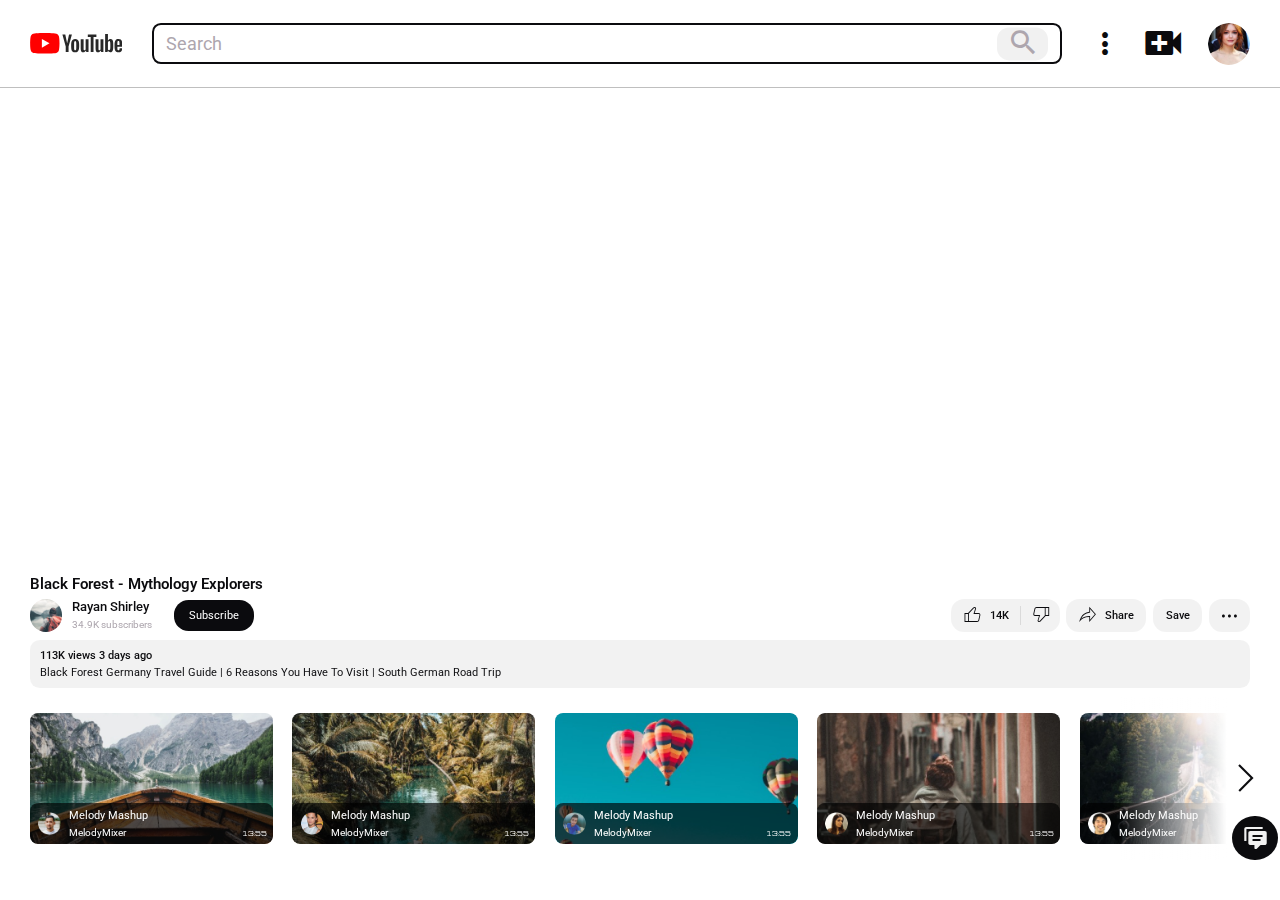
<file: video.html>
<!DOCTYPE html>
<html lang="en" data-theme="light">

<head>
  <meta charset="UTF-8" />
  <meta http-equiv="X-UA-Compatible" content="IE=edge" />
  <meta name="viewport" content="width=device-width, initial-scale=1.0" />
  <link rel="stylesheet" href="css/main.css" />
  <!-- <link rel="icon" href="images/logo-small.svg" /> -->
  <title>Home</title>
</head>

<body>
  <div class="main">
    <!-- #header start-->
    <header class="header" id="header">
      <div class="autoContainer autoContainer--lg">
        <div class="header__inner">
          <a href="./index.html" class="header__inner-logo">
            <svg width="125" height="28" viewBox="0 0 125 28" fill="none" xmlns="http://www.w3.org/2000/svg">
              <path
                d="M39.0759 4.4908C38.6161 2.79182 37.2623 1.44785 35.5508 0.991412C32.4599 0.154602 20.0199 0.154602 20.0199 0.154602C20.0199 0.154602 7.57976 0.17996 4.4889 1.01677C2.77743 1.47321 1.42358 2.81718 0.963781 4.51616C0.146362 7.58446 0.146362 14 0.146362 14C0.146362 14 0.146362 20.4155 0.989325 23.5092C1.44912 25.2082 2.80297 26.5522 4.51444 27.0086C7.60531 27.8454 20.0454 27.8454 20.0454 27.8454C20.0454 27.8454 32.4855 27.8454 35.5764 27.0086C37.2878 26.5522 38.6417 25.2082 39.1015 23.5092C39.9444 20.4409 39.9444 14 39.9444 14C39.9444 14 39.9189 7.58446 39.0759 4.4908Z"
                fill="#FF0000" />
              <path id="path-2" d="M26.3803 14L16.0604 8.06628V19.9338L26.3803 14Z" />
              <path
                d="M57.8765 25.335C57.0846 24.8025 56.5227 23.991 56.1906 22.8753C55.8585 21.7595 55.7052 20.2887 55.7052 18.4376V15.9272C55.7052 14.0761 55.884 12.5546 56.2672 11.4388C56.6504 10.2977 57.2379 9.48629 58.0553 8.97913C58.8727 8.47198 59.92 8.19304 61.2228 8.19304C62.5 8.19304 63.5473 8.44662 64.3137 8.97913C65.08 9.51165 65.6675 10.3231 66.0251 11.4388C66.3828 12.5546 66.5616 14.0507 66.5616 15.9018V18.4123C66.5616 20.2634 66.3828 21.7341 66.0251 22.8499C65.6675 23.9656 65.1056 24.7771 64.3137 25.3096C63.5218 25.8168 62.4489 26.0957 61.1206 26.0957C59.7412 26.1211 58.6684 25.8421 57.8765 25.335ZM62.2957 22.6217C62.5256 22.0638 62.6277 21.1256 62.6277 19.8577V14.4564C62.6277 13.2139 62.5256 12.301 62.2957 11.7431C62.0658 11.1599 61.6826 10.881 61.1462 10.881C60.6097 10.881 60.2521 11.1599 60.0222 11.7431C59.7923 12.3264 59.6901 13.2139 59.6901 14.4564V19.8577C59.6901 21.1256 59.7923 22.0638 59.9967 22.6217C60.201 23.1795 60.5842 23.4585 61.1462 23.4585C61.6826 23.4585 62.0658 23.1795 62.2957 22.6217ZM118.289 18.4883V19.3759L118.391 21.8863C118.468 22.4442 118.595 22.8499 118.8 23.1035C119.004 23.3571 119.336 23.4838 119.77 23.4838C120.358 23.4838 120.767 23.2556 120.971 22.7992C121.201 22.3427 121.303 21.582 121.329 20.5423L124.726 20.7452C124.752 20.8973 124.752 21.1002 124.752 21.3538C124.752 22.9513 124.317 24.1431 123.423 24.9292C122.529 25.7153 121.303 26.1211 119.694 26.1211C117.752 26.1211 116.399 25.5125 115.632 24.3207C114.866 23.1288 114.457 21.2523 114.457 18.7419V15.6736C114.457 13.0871 114.866 11.1853 115.658 9.99345C116.475 8.80163 117.855 8.19304 119.796 8.19304C121.15 8.19304 122.172 8.44662 122.887 8.92842C123.602 9.41022 124.113 10.171 124.419 11.2106C124.726 12.2503 124.854 13.6703 124.854 15.4961V18.463H118.289V18.4883ZM118.8 11.1853C118.595 11.4388 118.468 11.8192 118.391 12.3771C118.314 12.935 118.289 13.7718 118.289 14.9129V16.1554H121.15V14.9129C121.15 13.7971 121.124 12.9603 121.048 12.3771C120.971 11.7939 120.843 11.3881 120.639 11.1599C120.435 10.9317 120.128 10.8049 119.719 10.8049C119.285 10.8303 118.979 10.957 118.8 11.1853ZM48.3229 18.1587L43.8527 2.13251H47.7609L49.3191 9.38486C49.7279 11.1853 50.0088 12.7067 50.2132 13.9493H50.3154C50.4431 13.0364 50.7496 11.5403 51.2094 9.41022L52.8187 2.13251H56.727L52.2057 18.1333V25.8168H48.3485V18.1587H48.3229Z" />
              <path
                d="M79.2315 8.52271V25.8421H76.1662L75.8341 23.7121H75.7575C74.9145 25.3096 73.6629 26.1211 72.0025 26.1211C70.853 26.1211 69.9845 25.7407 69.448 24.98C68.8861 24.2192 68.6306 23.0528 68.6306 21.4552V8.52271H72.5644V21.227C72.5644 21.9877 72.6411 22.5456 72.8199 22.8753C72.9987 23.2049 73.2797 23.3571 73.6629 23.3571C73.9949 23.3571 74.327 23.2556 74.6335 23.0528C74.9401 22.8499 75.17 22.571 75.3232 22.2667V8.52271H79.2315Z" />
              <path
                d="M99.3861 8.52271V25.8421H96.3207L95.9887 23.7121H95.912C95.0691 25.3096 93.8174 26.1211 92.157 26.1211C91.0075 26.1211 90.139 25.7407 89.6026 24.98C89.0406 24.2192 88.7852 23.0528 88.7852 21.4552V8.52271H92.719V21.227C92.719 21.9877 92.7956 22.5456 92.9744 22.8753C93.1532 23.2049 93.4342 23.3571 93.8174 23.3571C94.1495 23.3571 94.4815 23.2556 94.7881 23.0528C95.0946 22.8499 95.3245 22.571 95.4778 22.2667V8.52271H99.3861Z" />
              <path
                d="M89.9091 5.2769H86.0008V25.8421H82.1691V5.2769H78.2609V2.13252H89.8835V5.2769H89.9091ZM112.363 11.2867C112.133 10.1963 111.749 9.41023 111.213 8.90307C110.677 8.42127 109.961 8.1677 109.016 8.1677C108.301 8.1677 107.611 8.37056 106.998 8.77629C106.36 9.18201 105.9 9.71453 105.542 10.3738H105.517V1.245H101.736V25.8168H104.98L105.389 24.1685H105.466C105.772 24.7517 106.232 25.2082 106.819 25.5632C107.438 25.8996 108.132 26.0741 108.837 26.0704C110.166 26.0704 111.136 25.4618 111.775 24.2446C112.388 23.0274 112.72 21.1256 112.72 18.5644V15.8258C112.72 13.8986 112.592 12.3771 112.363 11.2867ZM108.761 18.3616C108.761 19.6295 108.71 20.6184 108.608 21.3284C108.505 22.0385 108.327 22.5456 108.071 22.8499C107.816 23.1542 107.484 23.3063 107.075 23.3063C106.743 23.3063 106.462 23.2303 106.181 23.0781C105.9 22.926 105.695 22.6978 105.517 22.3935V12.5546C105.644 12.0728 105.874 11.6924 106.206 11.3881C106.538 11.0839 106.871 10.9317 107.254 10.9317C107.662 10.9317 107.969 11.0839 108.173 11.3881C108.403 11.6924 108.531 12.225 108.633 12.9603C108.71 13.6957 108.761 14.7354 108.761 16.1047V18.3616Z" />
            </svg>
          </a>
          <div class="input input--search">
            <input type="text" placeholder="Search" id="search">
            <label for="search">
              <span class="ico icon-search">
              </span>
            </label>
          </div>
          <div class="header__inner-box">
            <button class="button button--ico">
              <span class="ico icon-dots">
              </span>
            </button>
            <a href="./index.html" class="button button--ico _lg">
              <span class="ico icon-video _lg">
              </span>
            </a>
            <div class="avatar">
              <img src="./images/profile/profile-1.png" alt="">
            </div>
          </div>
          <div class="burger" id="menuBtn"></div>
        </div>
      </div>
    </header>
    <!-- #header end -->
    <!-- #video start -->
    <section class="video">
      <div class="autoContainer autoContainer--lg">
        <div class="video__inner">
          <div class="video__inner-content">
            <iframe src="https://www.youtube.com/embed/tgbNymZ7vqY" frameborder="0"></iframe>
          </div>
          <div class="video__inner-group">
            <h4 class="_sm">
              Black Forest - Mythology Explorers
            </h4>
            <div class="video__inner-body">
              <div class="video__inner-box">
                <div class="avatar ">
                  <img src="./images/profile/profile-2.png" alt="">
                </div>
                <div class="video__inner-box-info">
                  <h5>
                    Rayan Shirley
                  </h5>
                  <h6>
                    34.9K subscribers
                  </h6>
                </div>
                <button class="button button--secondary">
                  Subscribe
                </button>
              </div>
              <div class="video__inner-buttons">
                <button class="button button--bg _like">
                  <span class="ico icon-like"></span>
                  <span class="text">
                    14K
                  </span>
                  <hr>
                  <span class="ico icon-dislike">
                  </span>
                </button>
                <button class="button button--bg">
                  <span class="ico icon-share"></span>
                  <span class="text">
                    Share
                  </span>
                </button>
                <button class="button button--bg _sm">
                  <span class="text">
                    Save
                  </span>
                </button>
                <button class="button button--bg _sm">
                  <span class="ico">
                    <svg width="16" height="4" viewBox="0 0 16 4" fill="none" xmlns="http://www.w3.org/2000/svg">
                      <path
                        d="M3.92999 2C3.92999 2.83 3.25999 3.5 2.42999 3.5C1.59999 3.5 0.929993 2.83 0.929993 2C0.929993 1.17 1.59999 0.5 2.42999 0.5C3.25999 0.5 3.92999 1.17 3.92999 2ZM8.42999 0.5C7.59999 0.5 6.92999 1.17 6.92999 2C6.92999 2.83 7.59999 3.5 8.42999 3.5C9.25999 3.5 9.92999 2.83 9.92999 2C9.92999 1.17 9.25999 0.5 8.42999 0.5ZM14.43 0.5C13.6 0.5 12.93 1.17 12.93 2C12.93 2.83 13.6 3.5 14.43 3.5C15.26 3.5 15.93 2.83 15.93 2C15.93 1.17 15.26 0.5 14.43 0.5Z"
                       />
                    </svg>
                  </span>
                </button>
              </div>
            </div>
          </div>
          <div class="video__inner-info">
            <h5 class="_sm">
              113K views  3 days ago
            </h5>
            <p>
              Black Forest Germany Travel Guide | 6 Reasons You Have To Visit | South German Road Trip
            </p>
          </div>
          <div class="video__inner-grid">
            <div class="grid__row _sm">
              <div class="gridItem">
                <div class="gridItem__body">
                  <div class="gridItem__bg">
                    <img src="./images/slider/slide-1.png" alt="">
                  </div>
                  <div class="gridItem__box">
                    <div class="avatar _sm">
                      <img src="./images/slidersAvatar/slideAvatar-1.png" alt="">
                    </div>
                    <div class="gridItem__box-info">
                      <h5 class="_sm">
                        Melody Mashup
                      </h5>
                      <h6>
                        MelodyMixer
                      </h6>
                    </div>
                    <p class="time _sm">
                      13:55
                    </p>
                  </div>
                </div>
              </div>
              <div class="gridItem">
                <div class="gridItem__body">
                  <div class="gridItem__bg">
                    <img src="./images/slider/slide-2.png" alt="">
                  </div>
                  <div class="gridItem__box">
                    <div class="avatar _sm">
                      <img src="./images/slidersAvatar/slideAvatar-2.png" alt="">
                    </div>
                    <div class="gridItem__box-info">
                      <h5 class="_sm">
                        Melody Mashup
                      </h5>
                      <h6>
                        MelodyMixer
                      </h6>
                    </div>
                    <p class="time _sm">
                      13:55
                    </p>
                  </div>
                </div>
              </div>
              <div class="gridItem">
                <div class="gridItem__body">
                  <div class="gridItem__bg">
                    <img src="./images/slider/slide-3.png" alt="">
                  </div>
                  <div class="gridItem__box">
                    <div class="avatar _sm">
                      <img src="./images/slidersAvatar/slideAvatar-3.png" alt="">
                    </div>
                    <div class="gridItem__box-info">
                      <h5 class="_sm">
                        Melody Mashup
                      </h5>
                      <h6>
                        MelodyMixer
                      </h6>
                    </div>
                    <p class="time _sm">
                      13:55
                    </p>
                  </div>
                </div>
              </div>
              <div class="gridItem">
                <div class="gridItem__body">
                  <div class="gridItem__bg">
                    <img src="./images/slider/slide-4.png" alt="">
                  </div>
                  <div class="gridItem__box">
                    <div class="avatar _sm">
                      <img src="./images/slidersAvatar/slideAvatar-4.png" alt="">
                    </div>
                    <div class="gridItem__box-info">
                      <h5 class="_sm">
                        Melody Mashup
                      </h5>
                      <h6>
                        MelodyMixer
                      </h6>
                    </div>
                    <p class="time _sm">
                      13:55
                    </p>
                  </div>
                </div>
              </div>
              <div class="gridItem">
                <div class="gridItem__body">
                  <div class="gridItem__bg">
                    <img src="./images/slider/slide-5.png" alt="">
                  </div>
                  <div class="gridItem__box">
                    <div class="avatar _sm">
                      <img src="./images/slidersAvatar/slideAvatar-5.png" alt="">
                    </div>
                    <div class="gridItem__box-info">
                      <h5 class="_sm">
                        Melody Mashup
                      </h5>
                      <h6>
                        MelodyMixer
                      </h6>
                    </div>
                    <p class="time _sm">
                      13:55
                    </p>
                  </div>
                </div>
              </div>
              <div class="gridItem">
                <div class="gridItem__body">
                  <div class="gridItem__bg">
                    <img src="./images/slider/slide-6.png" alt="">
                  </div>
                  <div class="gridItem__box">
                    <div class="avatar _sm">
                      <img src="./images/slidersAvatar/slideAvatar-6.png" alt="">
                    </div>
                    <div class="gridItem__box-info">
                      <h5 class="_sm">
                        Melody Mashup
                      </h5>
                      <h6>
                        MelodyMixer
                      </h6>
                    </div>
                    <p class="time _sm">
                      13:55
                    </p>
                  </div>
                </div>
              </div>
            </div>
            <div class="arrows _lg">
              <div class="next">
                <span class="ico icon-arrow-right">
                </span>
              </div>
            </div>
          </div>
          <button class="button button--icoLg">
            <span class="ico icon-comment "></span>
          </button>
        </div>
      </div>
    </section>
    <!-- #video end -->
  </div>
</body>

</html>
</file>
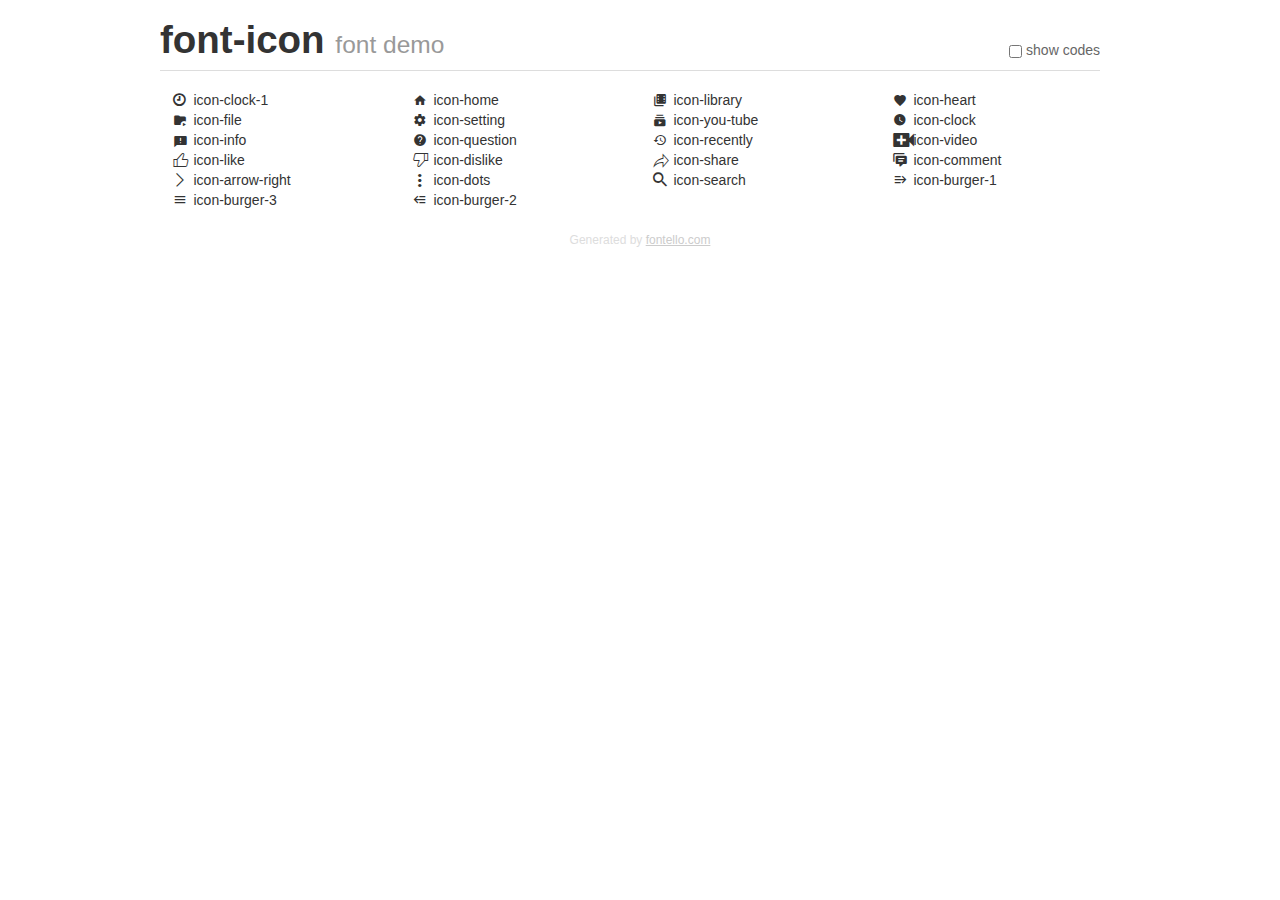
<file: font-icon/demo.html>
<!DOCTYPE html>
<html>
  <head>
  <!--[if lt IE 9]><script language="javascript" type="text/javascript" src="//html5shim.googlecode.com/svn/trunk/html5.js"></script><![endif]-->
  <meta charset="UTF-8">
  <style>
    html {
      font-size: 100%;
      -webkit-text-size-adjust: 100%;
      -ms-text-size-adjust: 100%;
    }
    a:focus {
      outline: thin dotted #333;
      outline: 5px auto -webkit-focus-ring-color;
      outline-offset: -2px;
    }
    a:hover,
    a:active {
      outline: 0;
    }
    input {
      margin: 0;
      font-size: 100%;
      vertical-align: middle;
      *overflow: visible;
      line-height: normal;
    }
    input::-moz-focus-inner {
      padding: 0;
      border: 0;
    }
    body {
      margin: 0;
      font-family: "Helvetica Neue", Helvetica, Arial, sans-serif;
      font-size: 14px;
      line-height: 20px;
      color: #333;
      background-color: #fff;
    }
    a {
      color: #08c;
      text-decoration: none;
    }
    a:hover {
      color: #005580;
      text-decoration: underline;
    }
    .row {
      margin-left: -20px;
      *zoom: 1;
    }
    .row:before,
    .row:after {
      display: table;
      content: "";
      line-height: 0;
    }
    .row:after {
      clear: both;
    }
    .span3 {
      float: left;
      min-height: 1px;
      margin-left: 20px;
      width: 220px;
    }
    .container {
      width: 940px;
      margin-right: auto;
      margin-left: auto;
      *zoom: 1;
    }
    .container:before,
    .container:after {
      display: table;
      content: "";
      line-height: 0;
    }
    .container:after {
      clear: both;
    }
    small {
      font-size: 85%;
    }
    h1 {
      margin: 10px 0;
      font-family: inherit;
      font-weight: bold;
      line-height: 20px;
      color: inherit;
      text-rendering: optimizelegibility;
      line-height: 40px;
      font-size: 38.5px;
    }
    h1 small {
      font-weight: normal;
      line-height: 1;
      color: #999;
      font-size: 24.5px;
    }

    body {
      margin-top: 90px;
    }
    .header {
      position: fixed;
      top: 0;
      left: 50%;
      margin-left: -480px;
      background-color: #fff;
      border-bottom: 1px solid #ddd;
      padding-top: 10px;
      z-index: 10;
    }
    .footer {
      color: #ddd;
      font-size: 12px;
      text-align: center;
      margin-top: 20px;
    }
    .footer a {
      color: #ccc;
      text-decoration: underline;
    }
    .the-icons {
      font-size: 14px;
      line-height: 24px;
    }
    .switch {
      position: absolute;
      right: 0;
      bottom: 10px;
      color: #666;
    }
    .switch input {
      margin-right: 0.3em;
    }
    .codesOn .i-name {
      display: none;
    }
    .codesOn .i-code {
      display: inline;
    }
    .i-code {
      display: none;
    }
    @font-face {
      font-family: 'font-icon';
      src: url('./font/font-icon.eot?3258516');
      src: url('./font/font-icon.eot?3258516#iefix') format('embedded-opentype'),
           url('./font/font-icon.woff?3258516') format('woff'),
           url('./font/font-icon.ttf?3258516') format('truetype'),
           url('./font/font-icon.svg?3258516#font-icon') format('svg');
      font-weight: normal;
      font-style: normal;
    }
    .demo-icon {
      font-family: "font-icon";
      font-style: normal;
      font-weight: normal;
      speak: never;
     
      display: inline-block;
      text-decoration: inherit;
      width: 1em;
      margin-right: .2em;
      text-align: center;
      /* opacity: .8; */
     
      /* For safety - reset parent styles, that can break glyph codes*/
      font-variant: normal;
      text-transform: none;
     
      /* fix buttons height, for twitter bootstrap */
      line-height: 1em;
     
      /* Animation center compensation - margins should be symmetric */
      /* remove if not needed */
      margin-left: .2em;
     
      /* You can be more comfortable with increased icons size */
      /* font-size: 120%; */
     
      /* Font smoothing. That was taken from TWBS */
      -webkit-font-smoothing: antialiased;
      -moz-osx-font-smoothing: grayscale;
     
      /* Uncomment for 3D effect */
      /* text-shadow: 1px 1px 1px rgba(127, 127, 127, 0.3); */
    }
    </style>
    <link rel="stylesheet" href="css/animation.css"><!--[if IE 7]><link rel="stylesheet" href="css/" + font.fontname + "-ie7.css"><![endif]-->
    <script>
      function toggleCodes(on) {
        var obj = document.getElementById('icons');
      
        if (on) {
          obj.className += ' codesOn';
        } else {
          obj.className = obj.className.replace(' codesOn', '');
        }
      }
    </script>
  </head>
  <body>
    <div class="container header">
      <h1>font-icon <small>font demo</small></h1>
      <label class="switch">
        <input type="checkbox" onclick="toggleCodes(this.checked)">show codes
      </label>
    </div>
    <div class="container" id="icons">
      <div class="row">
        <div class="span3" title="Code: 0xe800">
          <i class="demo-icon icon-clock-1">&#xe800;</i> <span class="i-name">icon-clock-1</span><span class="i-code">0xe800</span>
        </div>
        <div class="span3" title="Code: 0xe801">
          <i class="demo-icon icon-home">&#xe801;</i> <span class="i-name">icon-home</span><span class="i-code">0xe801</span>
        </div>
        <div class="span3" title="Code: 0xe802">
          <i class="demo-icon icon-library">&#xe802;</i> <span class="i-name">icon-library</span><span class="i-code">0xe802</span>
        </div>
        <div class="span3" title="Code: 0xe803">
          <i class="demo-icon icon-heart">&#xe803;</i> <span class="i-name">icon-heart</span><span class="i-code">0xe803</span>
        </div>
      </div>
      <div class="row">
        <div class="span3" title="Code: 0xe804">
          <i class="demo-icon icon-file">&#xe804;</i> <span class="i-name">icon-file</span><span class="i-code">0xe804</span>
        </div>
        <div class="span3" title="Code: 0xe805">
          <i class="demo-icon icon-setting">&#xe805;</i> <span class="i-name">icon-setting</span><span class="i-code">0xe805</span>
        </div>
        <div class="span3" title="Code: 0xe806">
          <i class="demo-icon icon-you-tube">&#xe806;</i> <span class="i-name">icon-you-tube</span><span class="i-code">0xe806</span>
        </div>
        <div class="span3" title="Code: 0xe807">
          <i class="demo-icon icon-clock">&#xe807;</i> <span class="i-name">icon-clock</span><span class="i-code">0xe807</span>
        </div>
      </div>
      <div class="row">
        <div class="span3" title="Code: 0xe808">
          <i class="demo-icon icon-info">&#xe808;</i> <span class="i-name">icon-info</span><span class="i-code">0xe808</span>
        </div>
        <div class="span3" title="Code: 0xe809">
          <i class="demo-icon icon-question">&#xe809;</i> <span class="i-name">icon-question</span><span class="i-code">0xe809</span>
        </div>
        <div class="span3" title="Code: 0xe80a">
          <i class="demo-icon icon-recently">&#xe80a;</i> <span class="i-name">icon-recently</span><span class="i-code">0xe80a</span>
        </div>
        <div class="span3" title="Code: 0xe80b">
          <i class="demo-icon icon-video">&#xe80b;</i> <span class="i-name">icon-video</span><span class="i-code">0xe80b</span>
        </div>
      </div>
      <div class="row">
        <div class="span3" title="Code: 0xe80c">
          <i class="demo-icon icon-like">&#xe80c;</i> <span class="i-name">icon-like</span><span class="i-code">0xe80c</span>
        </div>
        <div class="span3" title="Code: 0xe80d">
          <i class="demo-icon icon-dislike">&#xe80d;</i> <span class="i-name">icon-dislike</span><span class="i-code">0xe80d</span>
        </div>
        <div class="span3" title="Code: 0xe80e">
          <i class="demo-icon icon-share">&#xe80e;</i> <span class="i-name">icon-share</span><span class="i-code">0xe80e</span>
        </div>
        <div class="span3" title="Code: 0xe80f">
          <i class="demo-icon icon-comment">&#xe80f;</i> <span class="i-name">icon-comment</span><span class="i-code">0xe80f</span>
        </div>
      </div>
      <div class="row">
        <div class="span3" title="Code: 0xe810">
          <i class="demo-icon icon-arrow-right">&#xe810;</i> <span class="i-name">icon-arrow-right</span><span class="i-code">0xe810</span>
        </div>
        <div class="span3" title="Code: 0xe811">
          <i class="demo-icon icon-dots">&#xe811;</i> <span class="i-name">icon-dots</span><span class="i-code">0xe811</span>
        </div>
        <div class="span3" title="Code: 0xe814">
          <i class="demo-icon icon-search">&#xe814;</i> <span class="i-name">icon-search</span><span class="i-code">0xe814</span>
        </div>
        <div class="span3" title="Code: 0xe815">
          <i class="demo-icon icon-burger-1">&#xe815;</i> <span class="i-name">icon-burger-1</span><span class="i-code">0xe815</span>
        </div>
      </div>
      <div class="row">
        <div class="span3" title="Code: 0xe816">
          <i class="demo-icon icon-burger-3">&#xe816;</i> <span class="i-name">icon-burger-3</span><span class="i-code">0xe816</span>
        </div>
        <div class="span3" title="Code: 0xe817">
          <i class="demo-icon icon-burger-2">&#xe817;</i> <span class="i-name">icon-burger-2</span><span class="i-code">0xe817</span>
        </div>
      </div>
    </div>
    <div class="container footer">Generated by <a href="https://fontello.com">fontello.com</a></div>
  </body>
</html>
</file>
<file: css/main.css>
@charset "UTF-8";
@import "./animate.css";
@import url("https://fonts.googleapis.com/css2?family=Michroma&display=swap");
@import url("https://fonts.googleapis.com/css2?family=Roboto:wght@400;500&display=swap");
@-webkit-keyframes zoomInCenter {
  from {
    opacity: 0;
    -webkit-transform: translate(-50%, -50%) scale(0.9);
            transform: translate(-50%, -50%) scale(0.9);
  }
  30% {
    opacity: 1;
  }
  to {
    opacity: 1;
    -webkit-transform: translate(-50%, -50%) scale(1);
            transform: translate(-50%, -50%) scale(1);
  }
}
@keyframes zoomInCenter {
  from {
    opacity: 0;
    -webkit-transform: translate(-50%, -50%) scale(0.9);
            transform: translate(-50%, -50%) scale(0.9);
  }
  30% {
    opacity: 1;
  }
  to {
    opacity: 1;
    -webkit-transform: translate(-50%, -50%) scale(1);
            transform: translate(-50%, -50%) scale(1);
  }
}
@-webkit-keyframes zoomIn {
  from {
    opacity: 0;
    -webkit-transform: scale(0.9);
            transform: scale(0.9);
  }
  30% {
    opacity: 1;
  }
  to {
    opacity: 1;
    -webkit-transform: scale(1);
            transform: scale(1);
  }
}
@keyframes zoomIn {
  from {
    opacity: 0;
    -webkit-transform: scale(0.9);
            transform: scale(0.9);
  }
  30% {
    opacity: 1;
  }
  to {
    opacity: 1;
    -webkit-transform: scale(1);
            transform: scale(1);
  }
}
@-webkit-keyframes fade {
  from {
    opacity: 0;
  }
  to {
    opacity: 1;
  }
}
@keyframes fade {
  from {
    opacity: 0;
  }
  to {
    opacity: 1;
  }
}
@-webkit-keyframes fadeInUp {
  from {
    opacity: 0;
    -webkit-transform: translateY(10%);
            transform: translateY(10%);
  }
  to {
    opacity: 1;
    -webkit-transform: translateY(0);
            transform: translateY(0);
  }
}
@keyframes fadeInUp {
  from {
    opacity: 0;
    -webkit-transform: translateY(10%);
            transform: translateY(10%);
  }
  to {
    opacity: 1;
    -webkit-transform: translateY(0);
            transform: translateY(0);
  }
}
@-webkit-keyframes sticky {
  from {
    opacity: 0;
    -webkit-transform: translateY(-110%);
            transform: translateY(-110%);
  }
  50% {
    opacity: 1;
  }
  to {
    opacity: 1;
    -webkit-transform: translateY(0);
            transform: translateY(0);
  }
}
@keyframes sticky {
  from {
    opacity: 0;
    -webkit-transform: translateY(-110%);
            transform: translateY(-110%);
  }
  50% {
    opacity: 1;
  }
  to {
    opacity: 1;
    -webkit-transform: translateY(0);
            transform: translateY(0);
  }
}
@-webkit-keyframes animInUp {
  from {
    -webkit-transform: translateY(10%) scale(0.98);
            transform: translateY(10%) scale(0.98);
  }
  to {
    -webkit-transform: translateY(0);
            transform: translateY(0);
  }
}
@keyframes animInUp {
  from {
    -webkit-transform: translateY(10%) scale(0.98);
            transform: translateY(10%) scale(0.98);
  }
  to {
    -webkit-transform: translateY(0);
            transform: translateY(0);
  }
}
.animInUp {
  -webkit-animation-name: animInUp;
  animation-name: animInUp;
}

.zoomInCenter {
  -webkit-animation-name: zoomInCenter;
          animation-name: zoomInCenter;
  -webkit-animation-timing-function: ease-in-out;
          animation-timing-function: ease-in-out;
}

@font-face {
  font-family: "font-icon";
  src: url("../font-icon/font/font-icon.eot?59990722");
  src: url("../font-icon/font/font-icon.eot?59990722#iefix") format("embedded-opentype"), url("../font-icon/font/font-icon.woff2?59990722") format("woff2"), url("../font-icon/font/font-icon.woff?59990722") format("woff"), url("../font-icon/font/font-icon.ttf?59990722") format("truetype"), url("../font-icon/font/font-icon.svg?59990722#font-icon") format("svg");
  font-weight: normal;
  font-style: normal;
}
/* Chrome hack: SVG is rendered more smooth in Windozze. 100% magic, uncomment if you need it. */
/* Note, that will break hinting! In other OS-es font will be not as sharp as it could be */
/*
@media screen and (-webkit-min-device-pixel-ratio:0) {
  @font-face {
    font-family: 'font-icon';
    src: url('../font/font-icon.svg?59990722#font-icon') format('svg');
  }
}
*/
[class^=icon-]:before, [class*=" icon-"]:before {
  font-family: "font-icon";
  font-style: normal;
  font-weight: normal;
  speak: never;
  display: inline-block;
  text-decoration: inherit;
  width: 1em;
  text-align: center;
  /* opacity: .8; */
  /* For safety - reset parent styles, that can break glyph codes*/
  font-variant: normal;
  text-transform: none;
  /* fix buttons height, for twitter bootstrap */
  line-height: 1em;
  /* Animation center compensation - margins should be symmetric */
  /* remove if not needed */
  /* you can be more comfortable with increased icons size */
  /* font-size: 120%; */
  /* Font smoothing. That was taken from TWBS */
  -webkit-font-smoothing: antialiased;
  -moz-osx-font-smoothing: grayscale;
  /* Uncomment for 3D effect */
  /* text-shadow: 1px 1px 1px rgba(127, 127, 127, 0.3); */
}

.icon-clock-1:before {
  content: "";
}

/* '' */
.icon-home:before {
  content: "";
}

/* '' */
.icon-library:before {
  content: "";
}

/* '' */
.icon-heart:before {
  content: "";
}

/* '' */
.icon-file:before {
  content: "";
}

/* '' */
.icon-setting:before {
  content: "";
}

/* '' */
.icon-you-tube:before {
  content: "";
}

/* '' */
.icon-clock:before {
  content: "";
}

/* '' */
.icon-info:before {
  content: "";
}

/* '' */
.icon-question:before {
  content: "";
}

/* '' */
.icon-recently:before {
  content: "";
}

/* '' */
.icon-video:before {
  content: "";
}

/* '' */
.icon-like:before {
  content: "";
}

/* '' */
.icon-dislike:before {
  content: "";
}

/* '' */
.icon-share:before {
  content: "";
}

/* '' */
.icon-comment:before {
  content: "";
}

/* '' */
.icon-arrow-right:before {
  content: "";
}

/* '' */
.icon-dots:before {
  content: "";
}

/* '' */
.icon-search:before {
  content: "";
}

/* '' */
.icon-burger-1:before {
  content: "";
}

/* '' */
.icon-burger-3:before {
  content: "";
}

/* '' */
.icon-burger-2:before {
  content: "";
}

/* '' */
:root[data-theme=light] {
  --primary: #0b0b0e;
  --primary-rgb: 11, 11, 14;
  --white: #fff;
  --white-rgb:255, 255, 255;
  --gray: #f1f1f1;
  --gray-2: #ada6ae;
  --black: #0b0b0e;
  --black-2: #282828;
  --black-3-rgb: 0, 0, 0;
}

:root[data-theme=dark] {
  --primary: #fff;
  --primary-rgb: 255, 255, 255;
  --white: #0b0b0e;
  --white-rgb: 0, 0, 0;
  --gray: #1b1b1b;
  --gray-2: #ada6ae;
  --black: #fff;
  --black-2: #d7d7d7;
  --black-3-rgb: 255, 255, 255;
}

/* Typography */
h1 {
  font-size: 2.6rem;
}

h2 {
  font-size: 2.4rem;
}

h3 {
  font-size: 1.7rem;
}

h4 {
  font-size: 1.1rem;
}
h4._sm {
  font-size: 0.9rem;
}

h5 {
  font-size: 0.8rem;
}
h5._sm {
  font-size: 0.7rem;
}

h6 {
  font-size: 0.6rem;
}
h6._sm {
  font-size: 0.4rem;
}

h1,
h2,
h3,
h4,
h5,
h6 {
  font-family: "Roboto", sans-serif;
  font-weight: 400;
  line-height: 1em;
}

p {
  line-height: 1em;
  font-size: 0.7rem;
}
p._lg {
  font-size: 0.8rem;
}
p._mid {
  font-size: 0.6rem;
}
p._sm {
  font-size: 0.4rem;
}
p.time {
  color: var(--white);
  position: absolute;
  bottom: 0.4rem;
  right: 0.4rem;
  font-family: "Michroma", sans-serif;
}

:root {
  height: 100%;
}

html {
  height: 100%;
  scroll-behavior: smooth;
  font-size: 1.85vh;
}

* {
  margin: 0px;
  padding: 0px;
  border: none;
  outline: none;
  -webkit-box-sizing: border-box;
          box-sizing: border-box;
}

button {
  cursor: pointer;
  outline: none;
  background: transparent;
}
button:focus {
  outline: none;
}

input::-webkit-outer-spin-button,
input::-webkit-inner-spin-button {
  -webkit-appearance: none;
  margin: 0;
}

/* width */
::-webkit-scrollbar {
  width: 8px;
  display: none;
}

/* Track */
::-webkit-scrollbar-track {
  background: #fff;
}

/* Handle */
::-webkit-scrollbar-thumb {
  background: rgba(0, 0, 0, 0.2);
  border-radius: 10px;
}

/* Handle on hover */
::-webkit-scrollbar-thumb:hover {
  background: rgba(0, 0, 0, 0.3);
}

body {
  height: 100%;
  cursor: default;
  font-size: 14px;
  color: var(--black);
  line-height: 1.7em;
  font-weight: 400;
  background: var(--white);
  font-family: "Roboto", sans-serif;
}

body.active {
  overflow: hidden;
}

a {
  cursor: pointer;
  text-decoration: none;
  color: #000;
}

ul,
li {
  list-style: none;
  padding: 0px;
  margin: 0px;
}

img,
svg {
  pointer-events: none;
}

.main {
  display: -webkit-box;
  display: -ms-flexbox;
  display: flex;
  -webkit-box-orient: vertical;
  -webkit-box-direction: normal;
      -ms-flex-direction: column;
          flex-direction: column;
  overflow: hidden;
  min-height: 100%;
  padding: 6.1rem 0 10px;
}
.main__content {
  padding: 0 0 0 12.3rem;
}

.autoContainer {
  max-width: 1675px;
  margin: 0 auto;
  padding: 0 1.5rem;
}
.autoContainer--lg {
  padding: 0 30px;
  max-width: 1920px;
  width: 100%;
}

.input {
  display: -webkit-box;
  display: -ms-flexbox;
  display: flex;
  width: 100%;
  font-size: 1.1rem;
}
.input input,
.input textarea {
  padding: 0.45em 0.65em;
  border-radius: 0.5em;
  width: 100%;
  background-color: var(--white);
  border: 2px solid var(--primary);
  resize: none;
  -webkit-transition: 0.3s ease-out;
  transition: 0.3s ease-out;
  color: var(--black);
  font-family: "Roboto", sans-serif;
  font-style: normal;
  font-weight: 400;
  font-size: inherit;
  line-height: 1;
}
.input input::-webkit-input-placeholder, .input textarea::-webkit-input-placeholder {
  font-weight: inherit;
  font-size: inherit;
  color: var(--gray-2);
  -webkit-transition: 0.3s ease-out;
  transition: 0.3s ease-out;
}
.input input::-moz-placeholder, .input textarea::-moz-placeholder {
  font-weight: inherit;
  font-size: inherit;
  color: var(--gray-2);
  -moz-transition: 0.3s ease-out;
  transition: 0.3s ease-out;
}
.input input:-ms-input-placeholder, .input textarea:-ms-input-placeholder {
  font-weight: inherit;
  font-size: inherit;
  color: var(--gray-2);
  -ms-transition: 0.3s ease-out;
  transition: 0.3s ease-out;
}
.input input::-ms-input-placeholder, .input textarea::-ms-input-placeholder {
  font-weight: inherit;
  font-size: inherit;
  color: var(--gray-2);
  -ms-transition: 0.3s ease-out;
  transition: 0.3s ease-out;
}
.input input::placeholder,
.input textarea::placeholder {
  font-weight: inherit;
  font-size: inherit;
  color: var(--gray-2);
  -webkit-transition: 0.3s ease-out;
  transition: 0.3s ease-out;
}
.input input:focus,
.input textarea:focus {
  opacity: 0.8;
}
.input input:focus::-webkit-input-placeholder, .input textarea:focus::-webkit-input-placeholder {
  opacity: 0.7;
}
.input input:focus::-moz-placeholder, .input textarea:focus::-moz-placeholder {
  opacity: 0.7;
}
.input input:focus:-ms-input-placeholder, .input textarea:focus:-ms-input-placeholder {
  opacity: 0.7;
}
.input input:focus::-ms-input-placeholder, .input textarea:focus::-ms-input-placeholder {
  opacity: 0.7;
}
.input input:focus::placeholder,
.input textarea:focus::placeholder {
  opacity: 0.7;
}
.input--search {
  position: relative;
}
.input--search input {
  padding: 0.45em 4em 0.45em 0.65em;
}
.input--search label {
  padding: 0.25em 0.75em;
  background: var(--gray);
  border-radius: 0.75rem;
  display: -webkit-box;
  display: -ms-flexbox;
  display: flex;
  -webkit-box-align: center;
      -ms-flex-align: center;
          align-items: center;
  -webkit-box-pack: center;
      -ms-flex-pack: center;
          justify-content: center;
  position: absolute;
  top: 50%;
  right: 14px;
  -webkit-transform: translateY(-50%);
          transform: translateY(-50%);
  color: var(--gray-2);
  -webkit-transition: 0.3s ease-in;
  transition: 0.3s ease-in;
  cursor: pointer;
}
.input--search label .ico {
  font-size: 1.5rem;
}
.input--search label:hover {
  opacity: 0.7;
}
.input--toggle {
  position: relative;
}
.input--toggle input {
  opacity: 0;
  width: 0;
  height: 0;
}
.input--toggle input:checked + .slider {
  -webkit-transform: translateX(4.1rem);
          transform: translateX(4.1rem);
}
.input--toggle input:checked + .slider img {
  display: none;
}
.input--toggle input:checked + .slider img:nth-child(2) {
  display: block;
}
.input--toggle label {
  position: relative;
  display: inline-block;
  width: 7.2rem;
  height: 2.9rem;
  background-color: var(--primary);
  border-radius: 1.75rem;
  pointer-events: none;
}
.input--toggle .slider {
  position: absolute;
  cursor: pointer;
  width: 2.3rem;
  height: 2.1rem;
  top: 0.4rem;
  left: 0.4rem;
  -webkit-transition: 0.4s ease-in-out;
  transition: 0.4s ease-in-out;
  border-radius: 50%;
  background: var(--white);
}
.input--toggle .slider img {
  width: 100%;
  height: 100%;
  -o-object-fit: cover;
     object-fit: cover;
  -webkit-transition: all 0.2s ease-in-out 0s;
  transition: all 0.2s ease-in-out 0s;
  -moz-transition: all 0.2s ease-in-out 0s;
  -webkit-animation-name: fade;
          animation-name: fade;
  -webkit-animation-duration: 0.3s;
          animation-duration: 0.3s;
}
.input--toggle .slider img:nth-child(2) {
  display: none;
}

.button {
  cursor: pointer;
  display: -webkit-box;
  display: -ms-flexbox;
  display: flex;
  -webkit-box-align: center;
      -ms-flex-align: center;
          align-items: center;
  -webkit-box-pack: center;
      -ms-flex-pack: center;
          justify-content: center;
  padding: 1em 1.5em;
  border: 1px solid transparent;
  color: var(--black);
  font-style: normal;
  font-weight: 400;
  font-size: 0.9rem;
  line-height: 1;
  -webkit-transition: all 0.3s ease;
  transition: all 0.3s ease;
  font-family: "Roboto", sans-serif;
}
.button--primary {
  border-radius: 0.5em;
  padding: 0.62em 0.88em;
  color: var(--black);
  background: var(--gray);
  white-space: nowrap;
}
.button--primary:hover {
  background: rgba(var(--black-3-rgb), 0.5);
  color: var(--white);
}
.button--primary.active {
  background: var(--primary);
  color: var(--white);
}
.button--secondary {
  font-size: 0.7rem;
  padding: 0.75em 1.25em;
  border-radius: 0.9rem;
  color: var(--white);
  background: var(--primary);
}
.button--secondary:hover {
  color: var(--black);
  background: var(--gray);
}
.button--ico {
  padding: unset;
  position: relative;
  border-radius: 50%;
}
.button--ico:hover {
  color: var(--gray-2);
}
.button--ico .ico {
  font-size: 1.5rem;
}
.button--ico .ico._lg {
  width: 2.3rem;
}
.button--bg {
  background: rgba(var(--black-3-rgb), 0.05);
  border-radius: 0.9em;
  padding: 0.3em 0.8em 0.3em;
}
.button--bg .text {
  font-weight: 500;
  font-size: 0.78em;
  margin-left: 0.7rem;
}
.button--bg hr {
  height: 1.2rem;
  width: 1px;
  background: rgba(var(--black-3-rgb), 0.1);
  margin: 0 0.7rem;
}
.button--bg .ico {
  font-size: 0.9rem;
  -webkit-transition: 0.3s ease-in-out;
  transition: 0.3s ease-in-out;
}
.button--bg._sm .text {
  margin-left: 0;
}
.button--bg._smIco {
  padding: 0.3em 0.61em;
  color: var(--black);
}
.button--bg:hover {
  opacity: 0.7;
}
.button--bg._like {
  cursor: unset;
}
.button--bg._like:hover {
  opacity: 1;
}
.button--bg._like .ico {
  cursor: pointer;
}
.button--bg._like .ico:hover {
  opacity: 0.7;
}
.button--icoLg {
  width: 2.75rem;
  height: 2.75rem;
  background: var(--primary);
  border-radius: 50%;
}
.button--icoLg .ico {
  font-size: 1.4rem;
  color: var(--gray);
}
.button--icoLg:hover {
  opacity: 0.7;
}
.button:active {
  opacity: 0.7;
}
.button:disabled {
  cursor: default;
  opacity: 0.5 !important;
}

.ratioImage {
  position: relative;
  padding-bottom: 65%;
  width: 100%;
}
.ratioImage img {
  position: absolute;
  top: 0;
  left: 0;
  width: 100%;
  height: 100%;
  -o-object-fit: cover;
     object-fit: cover;
}
.ratioImage--contain img {
  -o-object-fit: contain;
     object-fit: contain;
}

.noBreak {
  white-space: nowrap;
}

.ico {
  font-size: 24px;
  color: inherit;
  display: -webkit-box;
  display: -ms-flexbox;
  display: flex;
  -webkit-box-align: center;
      -ms-flex-align: center;
          align-items: center;
  -webkit-box-pack: center;
      -ms-flex-pack: center;
          justify-content: center;
}
.ico svg {
  width: 100%;
  height: 100%;
  fill: currentColor;
}
.ico._lg::before {
  width: 100%;
  height: 100%;
}

.footer {
  margin-top: auto;
}
.header {
  position: fixed;
  top: 0;
  left: 0;
  width: 100%;
  padding: 1.4rem 0;
  z-index: 1;
  -webkit-transition: 0.2s ease-out;
  transition: 0.2s ease-out;
  -webkit-transition-property: opacity, padding, -webkit-transform;
  transition-property: opacity, padding, -webkit-transform;
  transition-property: opacity, transform, padding;
  transition-property: opacity, transform, padding, -webkit-transform;
  border-bottom: 1px solid;
  border-color: rgba(var(--black-3-rgb), 0.25);
  z-index: 5;
  background: var(--white);
}
.header__inner {
  position: relative;
  display: -webkit-box;
  display: -ms-flexbox;
  display: flex;
  -webkit-box-align: center;
      -ms-flex-align: center;
          align-items: center;
  -webkit-box-pack: justify;
      -ms-flex-pack: justify;
          justify-content: space-between;
  gap: 30px;
  z-index: 2;
}
.header__inner-logo {
  display: -webkit-box;
  display: -ms-flexbox;
  display: flex;
  -webkit-box-align: center;
      -ms-flex-align: center;
          align-items: center;
  -webkit-box-pack: center;
      -ms-flex-pack: center;
          justify-content: center;
  width: 7.5rem;
  color: var(--black-2);
}
.header__inner-logo svg {
  width: 100%;
  height: auto;
  fill: currentColor;
}
.header__inner-logo svg path:nth-child(2) {
  color: var(--white);
}
.header__inner-box {
  display: -webkit-box;
  display: -ms-flexbox;
  display: flex;
  -webkit-box-align: center;
      -ms-flex-align: center;
          align-items: center;
  gap: 25px;
}
.header__inner .burger {
  display: none;
}
.header .input {
  max-width: 910px;
}
.header.sticky {
  position: fixed;
  padding: 20px 0;
  -webkit-animation: 0.3s sticky ease-in;
          animation: 0.3s sticky ease-in;
  -webkit-transition-duration: 0.5s;
          transition-duration: 0.5s;
}

.burger {
  cursor: pointer;
  display: block;
  position: relative;
  font-size: 10px;
  width: 2.6em;
  height: 2em;
  color: var(--white);
  background: transparent;
  -webkit-transition: 0.2s ease;
  transition: 0.2s ease;
}
.burger span, .burger::after, .burger::before {
  position: absolute;
  left: 50%;
  width: 100%;
  height: 0.32em;
  background-color: currentColor;
  border-radius: 0.4em;
  -webkit-transition: all 0.3s ease;
  transition: all 0.3s ease;
}
.burger span {
  top: 50%;
  -webkit-transform: translate(-50%, -50%);
          transform: translate(-50%, -50%);
}
.burger::before {
  content: "";
  top: 0;
  -webkit-transform: translateX(-50%);
          transform: translateX(-50%);
}
.burger::after {
  content: "";
  bottom: 0;
  -webkit-transform: translateX(-50%);
          transform: translateX(-50%);
}
.burger:hover {
  opacity: 0.8;
}
.burger.active {
  color: var(--primary);
}
.burger.active::before {
  top: 50%;
  -webkit-transform: translate(-50%, -50%) rotate(45deg);
          transform: translate(-50%, -50%) rotate(45deg);
}
.burger.active::after {
  bottom: 50%;
  -webkit-transform: translate(-50%, 50%) rotate(-45deg);
          transform: translate(-50%, 50%) rotate(-45deg);
}
.burger.active span {
  width: 0;
  opacity: 0;
  -webkit-transition: 0.2s ease;
  transition: 0.2s ease;
}

.sidebar {
  position: fixed;
  left: 0;
  top: 5.7rem;
  height: calc(100% - 5.7rem);
  padding: 1rem 0.5rem 1rem;
  width: 12.3rem;
  overflow: auto;
}
.sidebar__inner {
  display: -webkit-box;
  display: -ms-flexbox;
  display: flex;
  -webkit-box-orient: vertical;
  -webkit-box-direction: normal;
      -ms-flex-direction: column;
          flex-direction: column;
}
.sidebar__inner-group {
  display: -webkit-box;
  display: -ms-flexbox;
  display: flex;
  -webkit-box-orient: vertical;
  -webkit-box-direction: normal;
      -ms-flex-direction: column;
          flex-direction: column;
  gap: 0.5rem;
  border-bottom: 1px solid;
  border-color: rgba(var(--black-3-rgb), 0.22);
  padding: 1.5rem 0;
}
.sidebar__inner-group._lg {
  padding: 4.25rem 0;
  border-bottom: unset;
}
.sidebar__inner-link {
  display: -webkit-box;
  display: -ms-flexbox;
  display: flex;
  -webkit-box-align: center;
      -ms-flex-align: center;
          align-items: center;
  gap: 1.2rem;
  padding: 0.4rem 0.9rem;
  -webkit-transition: all 0.2s ease-in-out 0s;
  transition: all 0.2s ease-in-out 0s;
  -moz-transition: all 0.2s ease-in-out 0s;
  border-radius: 0.5rem;
}
.sidebar__inner-link .ico {
  font-size: 1.6rem;
  -webkit-transition: all 0.2s ease-in-out 0s;
  transition: all 0.2s ease-in-out 0s;
  -moz-transition: all 0.2s ease-in-out 0s;
  color: var(--primary);
}
.sidebar__inner-link p {
  font-size: 1.1rem;
  -webkit-transition: all 0.2s ease-in-out 0s;
  transition: all 0.2s ease-in-out 0s;
  -moz-transition: all 0.2s ease-in-out 0s;
  color: var(--primary);
}
.sidebar__inner-link:hover {
  background-color: var(--primary);
}
.sidebar__inner-link:hover p {
  color: var(--white);
}
.sidebar__inner-link:hover .ico {
  color: var(--white);
}
.sidebar .input {
  -webkit-box-pack: center;
      -ms-flex-pack: center;
          justify-content: center;
  max-width: 7.2rem;
  margin: 0 auto;
}

.grid__inner .row:nth-child(1) {
  margin-bottom: 0.5rem;
}
.grid__row {
  padding: 1rem 0;
  display: -webkit-box;
  display: -ms-flexbox;
  display: flex;
  -webkit-box-pack: start;
      -ms-flex-pack: start;
          justify-content: flex-start;
  -ms-flex-wrap: wrap;
      flex-wrap: wrap;
  gap: 1.5rem;
}
.grid__row._sm {
  overflow: auto;
  gap: 1.2rem;
  -ms-flex-wrap: nowrap;
      flex-wrap: nowrap;
}
.grid__row._sm .gridItem {
  min-width: 15rem;
  border-radius: 0.5rem;
}
.grid__row._sm .gridItem__body {
  padding-bottom: unset;
}
.gridItem {
  position: relative;
  border-radius: 0.5rem;
  overflow: hidden;
  width: calc(20% - 1.25rem);
  cursor: pointer;
  height: 8.1rem;
}
.gridItem__box {
  width: 100%;
  position: absolute;
  bottom: 0;
  left: 0;
  background: rgba(var(--black-3-rgb), 0.65);
  display: -webkit-box;
  display: -ms-flexbox;
  display: flex;
  padding: 0.4rem 0.5rem;
  -webkit-box-align: center;
      -ms-flex-align: center;
          align-items: center;
  gap: 0.5rem;
  border-radius: 0.5rem;
  -webkit-transition: all 0.2s ease-in-out 0s;
  transition: all 0.2s ease-in-out 0s;
  -moz-transition: all 0.2s ease-in-out 0s;
}
.gridItem__box-info {
  display: -webkit-box;
  display: -ms-flexbox;
  display: flex;
  -webkit-box-orient: vertical;
  -webkit-box-direction: normal;
      -ms-flex-direction: column;
          flex-direction: column;
  gap: 0.4rem;
}
.gridItem__bg {
  position: absolute;
  width: 100%;
  height: 100%;
  top: 0;
  left: 0;
  z-index: -1;
}
.gridItem__bg::after {
  content: "";
  width: 100%;
  height: 100%;
  position: absolute;
  top: 0;
  left: 0;
  background: rgba(255, 255, 255, 0.1);
  opacity: 0;
  -webkit-transition: all 0.2s ease-in-out 0s;
  transition: all 0.2s ease-in-out 0s;
  -moz-transition: all 0.2s ease-in-out 0s;
}
.gridItem__bg img {
  width: 100%;
  height: 100%;
  -o-object-fit: cover;
     object-fit: cover;
}
.gridItem h5 {
  color: var(--white);
}
.gridItem h6 {
  color: var(--white);
}
.gridItem:hover .gridItem__bg:after {
  opacity: 1;
}
.gridItem:hover .gridItem__box {
  padding: 0.4rem 0.5rem 0.75rem;
}

.video__inner {
  display: -webkit-box;
  display: -ms-flexbox;
  display: flex;
  -webkit-box-orient: vertical;
  -webkit-box-direction: normal;
      -ms-flex-direction: column;
          flex-direction: column;
  gap: 0.5rem;
  position: relative;
}
.video__inner-content {
  width: 100%;
  position: relative;
  border-radius: 10px;
  overflow: auto;
  height: 29rem;
}
.video__inner-content iframe {
  position: absolute;
  top: 0;
  left: 0;
  width: 100%;
  height: 100%;
}
.video__inner-group {
  display: -webkit-box;
  display: -ms-flexbox;
  display: flex;
  -webkit-box-orient: vertical;
  -webkit-box-direction: normal;
      -ms-flex-direction: column;
          flex-direction: column;
  gap: 0.5rem;
}
.video__inner-group h4 {
  font-weight: 600;
}
.video__inner-group .avatar {
  width: 2rem;
  height: 2rem;
}
.video__inner-box {
  display: -webkit-box;
  display: -ms-flexbox;
  display: flex;
  -webkit-box-align: center;
      -ms-flex-align: center;
          align-items: center;
  gap: 0.6rem;
}
.video__inner-box-info {
  display: -webkit-box;
  display: -ms-flexbox;
  display: flex;
  -webkit-box-orient: vertical;
  -webkit-box-direction: normal;
      -ms-flex-direction: column;
          flex-direction: column;
  gap: 0.4rem;
}
.video__inner-box-info h5 {
  color: var(--primary);
  font-weight: 500;
}
.video__inner-box-info h6 {
  color: var(--gray-2);
}
.video__inner-box .button {
  margin-left: 12px;
}
.video__inner-body {
  display: -webkit-box;
  display: -ms-flexbox;
  display: flex;
  -webkit-box-pack: justify;
      -ms-flex-pack: justify;
          justify-content: space-between;
}
.video__inner-buttons {
  display: -webkit-box;
  display: -ms-flexbox;
  display: flex;
  gap: 0.4rem;
}
.video__inner-info {
  padding: 0.6rem;
  background: rgba(var(--black-3-rgb), 0.05);
  display: -webkit-box;
  display: -ms-flexbox;
  display: flex;
  -webkit-box-orient: vertical;
  -webkit-box-direction: normal;
      -ms-flex-direction: column;
          flex-direction: column;
  gap: 0.4rem;
  border-radius: 0.6rem;
}
.video__inner-info h5 {
  font-weight: 500;
}
.video__inner-grid {
  position: relative;
}
.video__inner-grid::before {
  content: "";
  width: 130px;
  height: 100%;
  background: -webkit-gradient(linear, right top, left top, color-stop(18.02%, var(--white)), to(rgba(var(--black-3-rgb), 0)));
  background: linear-gradient(270deg, var(--white) 18.02%, rgba(var(--black-3-rgb), 0) 100%);
  position: absolute;
  right: 0;
  bottom: 0;
  z-index: 2;
}
.video__inner .button--icoLg {
  position: absolute;
  bottom: 0;
  right: -28px;
  z-index: 2;
}

.row {
  position: relative;
}
.row__body {
  padding: 0.8rem 0;
  display: -webkit-box;
  display: -ms-flexbox;
  display: flex;
  -webkit-box-align: center;
      -ms-flex-align: center;
          align-items: center;
  gap: 0.75rem;
  overflow: auto;
}
.row__body._avatars {
  gap: 1.4rem;
  border-top: 1px solid;
  border-bottom: 1px solid;
  border-color: rgba(var(--black-3-rgb), 0.25);
}
.row__body._avatars .avatar {
  min-width: 2.6rem;
}
.row._slider::before {
  content: "";
  width: 130px;
  height: 100%;
  background: -webkit-gradient(linear, right top, left top, color-stop(18.02%, var(--white)), to(rgba(var(--black-3-rgb), 0)));
  background: linear-gradient(270deg, var(--white) 18.02%, rgba(var(--black-3-rgb), 0) 100%);
  position: absolute;
  right: 0;
  bottom: 0;
  z-index: 2;
}

.arrows {
  font-size: 1.2rem;
}
.arrows .next {
  position: absolute;
  top: 50%;
  right: -10px;
  -webkit-transform: translateY(-50%);
          transform: translateY(-50%);
  z-index: 2;
  font-size: inherit;
  -webkit-transition: all 0.2s ease-in-out 0s;
  transition: all 0.2s ease-in-out 0s;
  -moz-transition: all 0.2s ease-in-out 0s;
  cursor: pointer;
}
.arrows .next .ico {
  font-size: inherit;
}
.arrows .next:hover {
  opacity: 0.7;
}
.arrows._lg {
  font-size: 1.75rem;
}

.avatar {
  width: 2.6rem;
  height: 2.6rem;
  display: -webkit-box;
  display: -ms-flexbox;
  display: flex;
  border-radius: 50%;
  overflow: hidden;
}
.avatar img {
  width: 100%;
  height: 100%;
  -o-object-fit: cover;
     object-fit: cover;
}
.avatar._sm {
  width: 1.4rem;
  height: 1.4rem;
}

@media (max-width: 580px) {
  ._hideMob {
    display: none;
  }
}
@media (max-height: 1000px) {
  html {
    font-size: 1.8vh;
  }
}
</file>
<file: font-icon/css/animation.css>
/*
   Animation example, for spinners
*/
.animate-spin {
  -moz-animation: spin 2s infinite linear;
  -o-animation: spin 2s infinite linear;
  -webkit-animation: spin 2s infinite linear;
  animation: spin 2s infinite linear;
  display: inline-block;
}
@-moz-keyframes spin {
  0% {
    -moz-transform: rotate(0deg);
    -o-transform: rotate(0deg);
    -webkit-transform: rotate(0deg);
    transform: rotate(0deg);
  }

  100% {
    -moz-transform: rotate(359deg);
    -o-transform: rotate(359deg);
    -webkit-transform: rotate(359deg);
    transform: rotate(359deg);
  }
}
@-webkit-keyframes spin {
  0% {
    -moz-transform: rotate(0deg);
    -o-transform: rotate(0deg);
    -webkit-transform: rotate(0deg);
    transform: rotate(0deg);
  }

  100% {
    -moz-transform: rotate(359deg);
    -o-transform: rotate(359deg);
    -webkit-transform: rotate(359deg);
    transform: rotate(359deg);
  }
}
@-o-keyframes spin {
  0% {
    -moz-transform: rotate(0deg);
    -o-transform: rotate(0deg);
    -webkit-transform: rotate(0deg);
    transform: rotate(0deg);
  }

  100% {
    -moz-transform: rotate(359deg);
    -o-transform: rotate(359deg);
    -webkit-transform: rotate(359deg);
    transform: rotate(359deg);
  }
}
@-ms-keyframes spin {
  0% {
    -moz-transform: rotate(0deg);
    -o-transform: rotate(0deg);
    -webkit-transform: rotate(0deg);
    transform: rotate(0deg);
  }

  100% {
    -moz-transform: rotate(359deg);
    -o-transform: rotate(359deg);
    -webkit-transform: rotate(359deg);
    transform: rotate(359deg);
  }
}
@keyframes spin {
  0% {
    -moz-transform: rotate(0deg);
    -o-transform: rotate(0deg);
    -webkit-transform: rotate(0deg);
    transform: rotate(0deg);
  }

  100% {
    -moz-transform: rotate(359deg);
    -o-transform: rotate(359deg);
    -webkit-transform: rotate(359deg);
    transform: rotate(359deg);
  }
}
</file>
